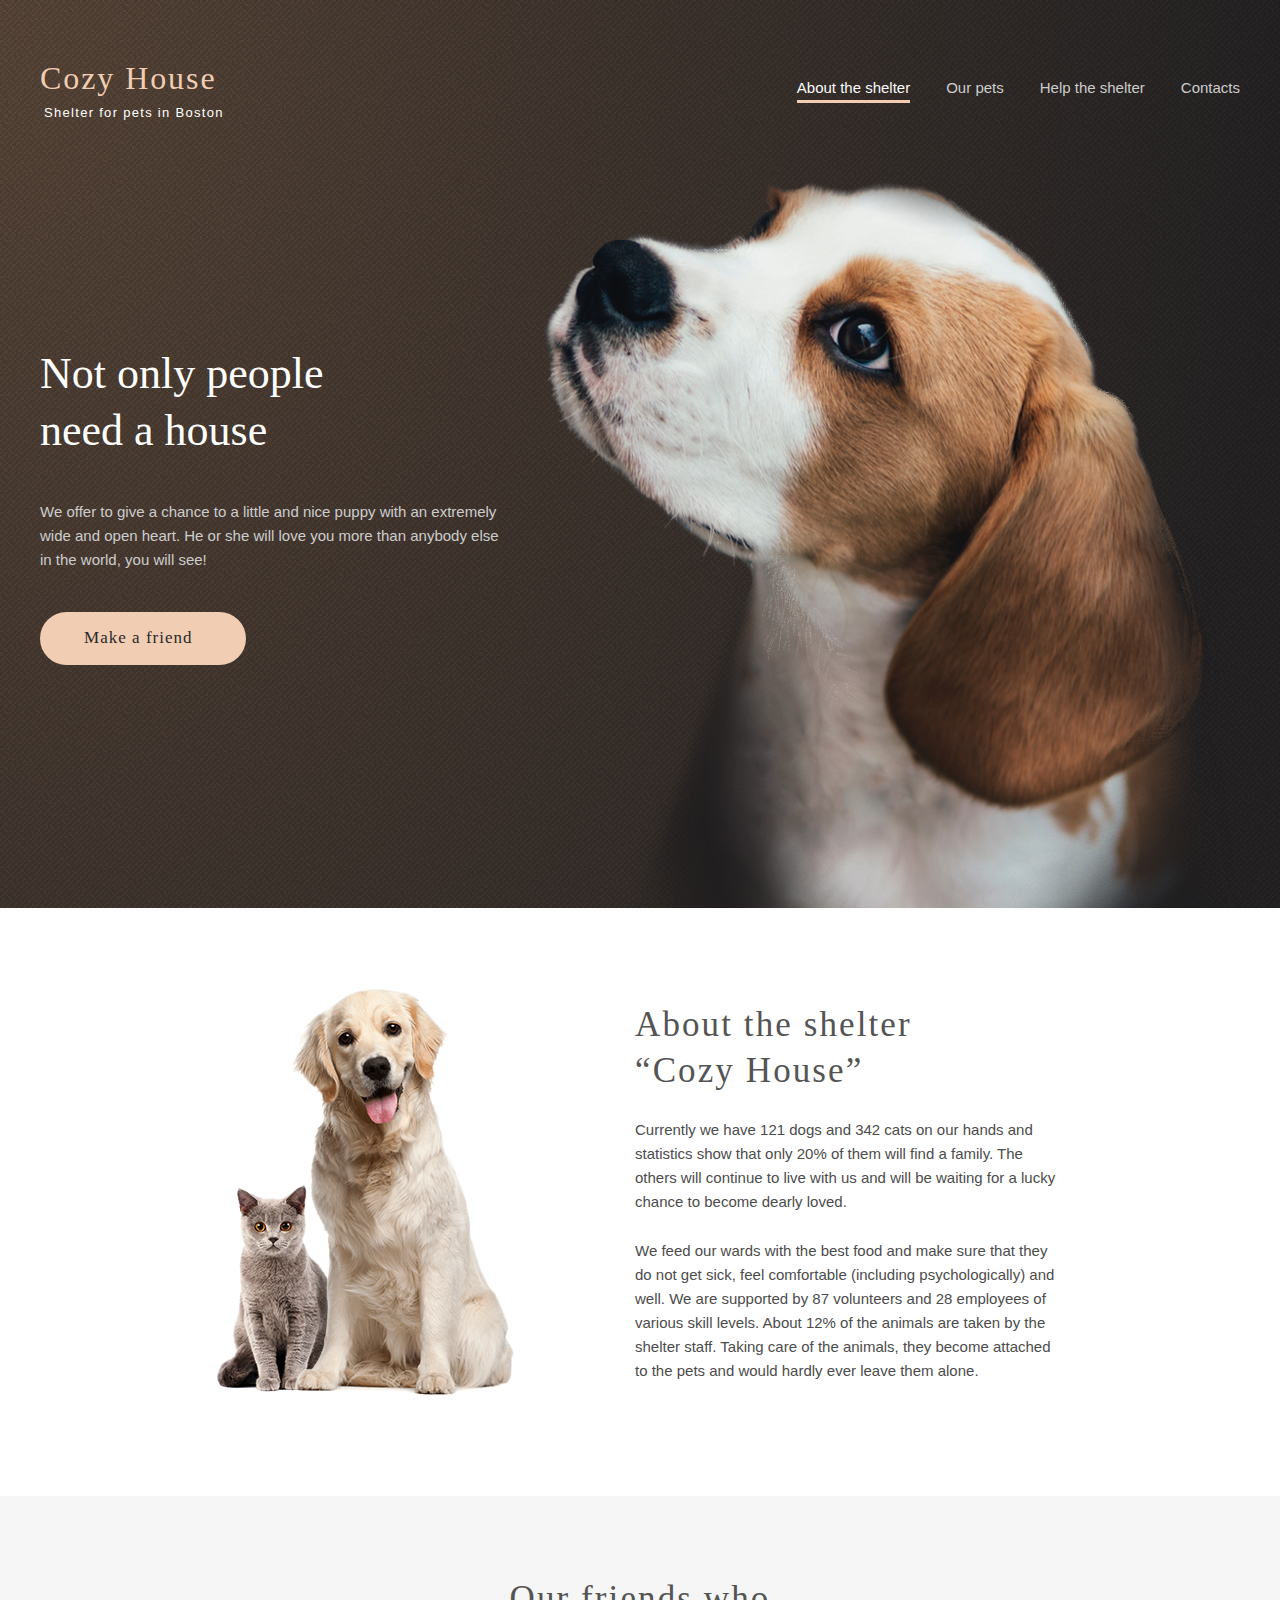
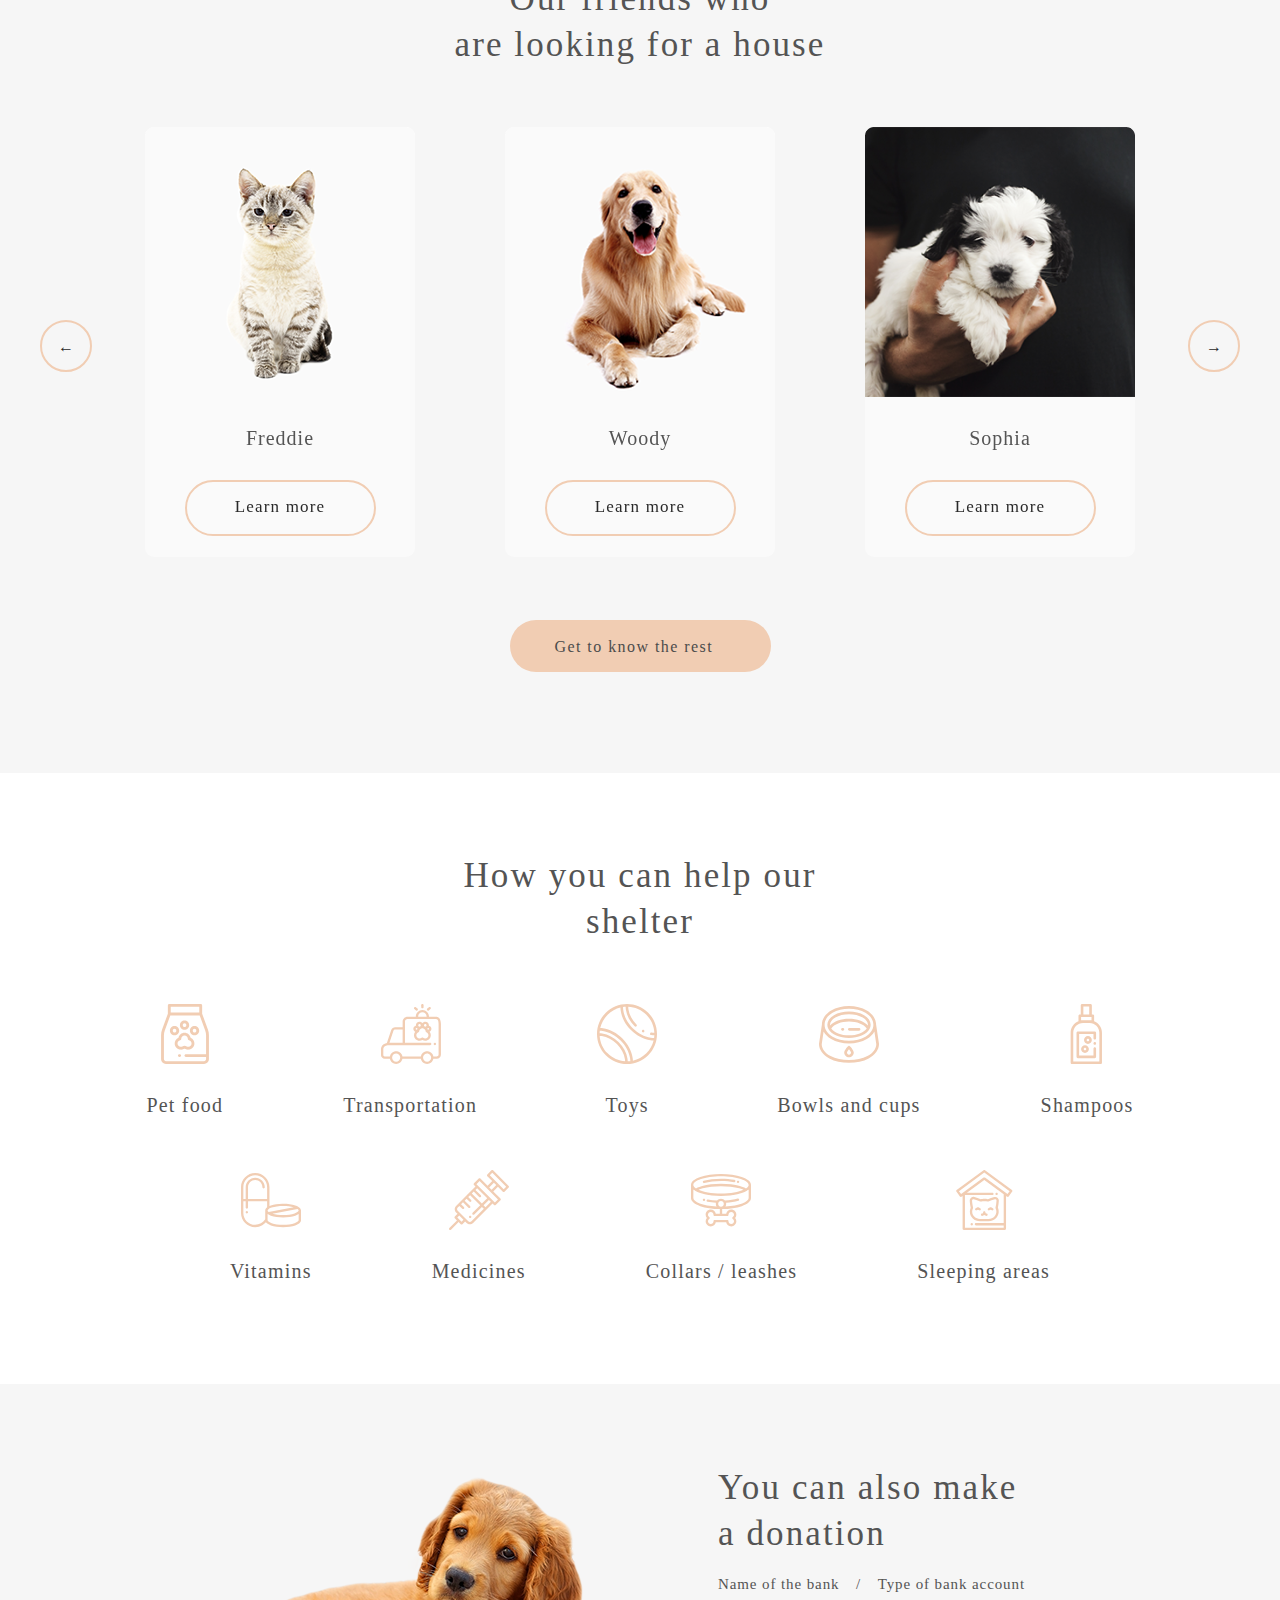
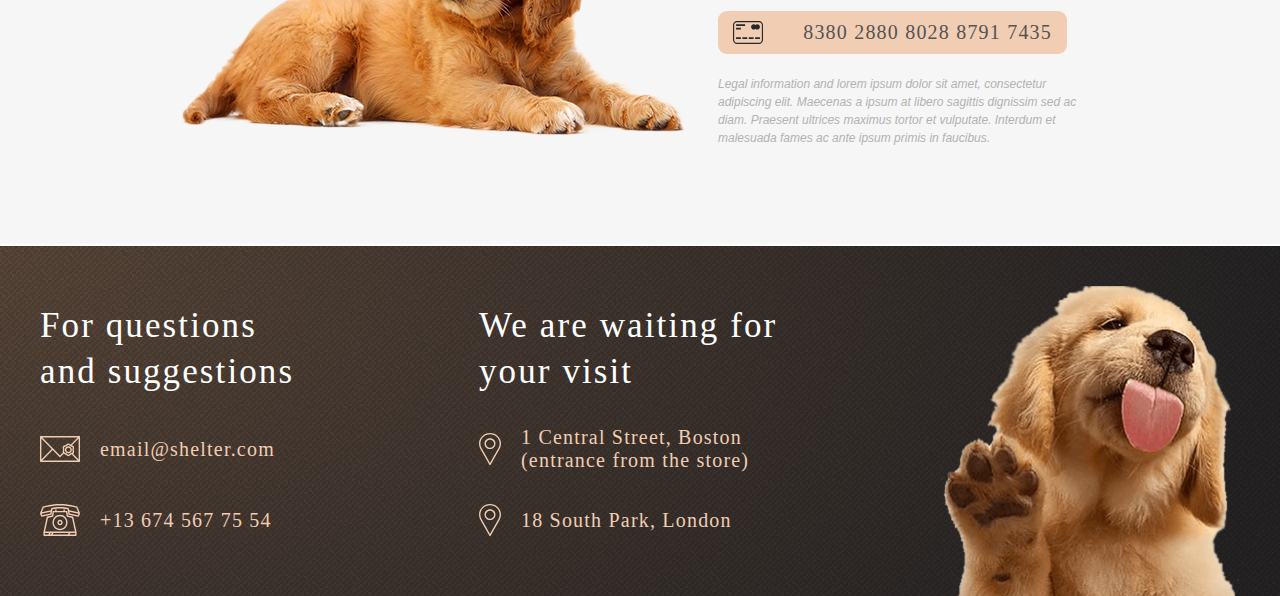
<file: shelter/pages/main/index.html>
<!DOCTYPE html>
<html lang="en">
  <head>
    <meta charset="UTF-8" />
    <meta http-equiv="X-UA-Compatible" content="IE=edge" />
    <meta name="viewport" content="width=device-width, initial-scale=1.0" />
    <title>Shelter</title>
    <link
      rel="stylesheet"
      href="https://unpkg.com/swiper@8/swiper-bundle.min.css"
    />
    <script src="https://unpkg.com/swiper@8/swiper-bundle.min.js"></script>
    <link rel="stylesheet" href="../main/css/style.css" />
  </head>
  <body class="body">
    <div class="opacity-wrapper"></div>
    <div class="bg-wrapper">
      <div class="container">
        <div class="puppy-wrapper">
          <header class="header">
            <div class="inner">
              <div class="title">
                <h1><a href="../main/index.html">Cozy House</a></h1>
                <p>Shelter for pets in Boston</p>
              </div>
              <div class="burger"></div>
              <nav class="nav">
                <div class="title">
                  <h1><a href="../main/index.html">Cozy House</a></h1>
                  <p>Shelter for pets in Boston</p>
                </div>
                <ul>
                  <li><a href="" class="active">About the shelter</a></li>
                  <li><a href="../pets/index.html">Our pets</a></li>
                  <li><a href="#help">Help the shelter</a></li>
                  <li><a href="#footer">Contacts</a></li>
                </ul>
              </nav>
            </div>
          </header>
          <main class="main">
            <section class="not-only">
              <div class="not-only-inner">
                <div class="not-only-inner-content">
                  <h2>Not only people need a house</h2>
                  <p>
                    We offer to give a chance to a little and nice puppy with an
                    extremely wide and open heart. He or she will love you more
                    than anybody else in the world, you will see!
                  </p>
                  <a href="#our-friends" class="not-only-button"
                    >Make a friend</a
                  >
                </div>
                <div class="not-only-inner-img"></div>
              </div>
            </section>
          </main>
        </div>
      </div>
    </div>
    <section class="about">
      <div class="container">
        <div class="about-inner">
          <div class="about-content">
            <h2>About the shelter “Cozy House”</h2>
            <p>
              Currently we have 121 dogs and 342 cats on our hands and
              statistics show that only 20% of them will find a family. The
              others will continue to live with us and will be waiting for a
              lucky chance to become dearly loved.
            </p>
            <p>
              We feed our wards with the best food and make sure that they do
              not get sick, feel comfortable (including psychologically) and
              well. We are supported by 87 volunteers and 28 employees of
              various skill levels. About 12% of the animals are taken by the
              shelter staff. Taking care of the animals, they become attached to
              the pets and would hardly ever leave them alone.
            </p>
          </div>
          <div class="about-image">
            <img src="../../assets/images/about-pets.png" alt="" />
          </div>
        </div>
      </div>
    </section>
    <section class="our-friends" id="our-friends">
      <div class="container">
        <div class="pets-inner">
          <h2>
            Our friends who <br />
            are looking for a house
          </h2>
          <div class="pets-slider">
            <div class="left-arrow">
              <button href="#" id="left" class="left">←</button>
            </div>
            <div class="swiper-container">
              <div class="swiper-wrapper">
                <div class="pets-slider-items swiper-slide">
                  <div class="pets-item" id="Katrine">
                    <img src="../../assets/images/pets-katrine.png" alt="" class="pet-img"/>
                    <h3 class="pet-name">Katrine</h3>
                    <button class="regular-button">Learn more</button>
                  </div>
                  <div class="pets-item" id="Jennifer">
                    <img src="../../assets/images/pets-jennifer.png" alt="" class="pet-img"/>
                    <h3 class="pet-name">Jennifer</h3>
                    <button class="regular-button">Learn more</button>
                  </div>
                  <div class="pets-item" id="Woody">
                    <img src="../../assets/images/pets-woody.png" alt="" class="pet-img"/>
                    <h3 class="pet-name">Woody</h3>
                    <button class="regular-button">Learn more</button>
                  </div>
                </div>
              </div>
            </div>
            <div class="right-arrow">
              <button href="#" id="right" class="right">→</button>
            </div>
          </div>
          <a href="../pets/index.html" class="primery-button"
            >Get to know the rest</a
          >
        </div>
      </div>
    </section>
    <section class="help" id="help">
      <div class="container">
        <div class="help-inner">
          <h2>How you can help our shelter</h2>
          <div class="help-cards" id="help-cards">
            <div class="card-item">
              <img src="../../assets/icons/icon-pet-food.svg" alt="" />
              <p>Pet food</p>
            </div>
            <div class="card-item">
              <img src="../../assets/icons/icon-transportation.svg" alt="" />
              <p>Transportation</p>
            </div>
            <div class="card-item">
              <img src="../../assets/icons/icon-toys.svg" alt="" />
              <p>Toys</p>
            </div>
            <div class="card-item">
              <img src="../../assets/icons/icon-bowls-and-cups.svg" alt="" />
              <p>Bowls and cups</p>
            </div>
            <div class="card-item">
              <img src="../../assets/icons/icon-shampoos.svg" alt="" />
              <p>Shampoos</p>
            </div>
            <div class="card-item">
              <img src="../../assets/icons/icon-vitamins.svg" alt="" />
              <p>Vitamins</p>
            </div>
            <div class="card-item">
              <img src="../../assets/icons/icon-medicines.svg" alt="" />
              <p>Medicines</p>
            </div>
            <div class="card-item">
              <img src="../../assets/icons/icon-collars-leashes.svg" alt="" />
              <p>Collars / leashes</p>
            </div>
            <div class="card-item">
              <img src="../../assets/icons/icon-sleeping-area.svg" alt="" />
              <p>Sleeping areas</p>
            </div>
          </div>
        </div>
      </div>
    </section>
    <section class="in-addition">
      <div class="container">
        <div class="in-addition-inner">
          <div class="in-addition-inner-img">
            <img src="../../assets/images/donation-dog.png" alt="" />
          </div>
          <div class="in-addition-inner-content">
            <h2>You can also make a donation</h2>
            <div class="subtitle">
              <p>Name of the bank</p>
              <span>/</span>
              <p>Type of bank account</p>
            </div>
            <div class="credit-info">
              <a href="#" class="card-number">
                <img src="../../assets/icons/credit-card.svg" alt="" />
                <p class="number">8380 2880 8028 8791 7435</p>
              </a>
              <p>
                Legal information and lorem ipsum dolor sit amet, consectetur
                adipiscing elit. Maecenas a ipsum at libero sagittis dignissim
                sed ac diam. Praesent ultrices maximus tortor et vulputate.
                Interdum et malesuada fames ac ante ipsum primis in faucibus.
              </p>
            </div>
          </div>
        </div>
      </div>
    </section>
    <footer id="footer">
      <div class="bg-footer">
        <div class="container">
          <div class="footer-inner">
            <div class="inner-content">
              <div class="sugestions">
                <h2>For questions and suggestions</h2>
                <div class="contacts">
                  <a href="mailto: email@shelter.com">
                    <img src="../../assets/icons/icon-email.svg" alt="" />
                    <p>email@shelter.com</p>
                  </a>
                </div>
                <div class="contacts">
                  <a href="tel: +13 674 567 75 54">
                    <img src="../../assets/icons/icon-phone.svg" alt="" />
                    <p>+13 674 567 75 54</p>
                  </a>
                </div>
              </div>
              <div class="visit">
                <h2>We are waiting for your visit</h2>
                <div class="location">
                  <a
                    href="https://www.google.com/maps/place/1+Central+St,+Boston,+MA+02109,+USA/@42.3585558,-71.056915,17z/data=!3m1!4b1!4m5!3m4!1s0x89e370868bc2ce7b:0x82fa7db94f5fea9e!8m2!3d42.3585519!4d-71.0547263"
                    target="blank"
                  >
                    <img src="../../assets/icons/icon-marker.svg" alt="" />
                    <p>1 Central Street, Boston (entrance from the store)</p>
                  </a>
                </div>
                <div class="location">
                  <a
                    href="https://www.google.com/maps/place/Wimbledon+Community+Association/@51.4202225,-0.2023407,17z/data=!4m13!1m7!3m6!1s0x487608baa7401b31:0x873a95ca58e122b2!2sSouth+Park+Court,+18+S+Park+Rd,+London+SW19+8TD,+UK!3b1!8m2!3d51.4202192!4d-0.200152!3m4!1s0x487608b02b9fc23d:0x3041a951aba7b812!8m2!3d51.4227619!4d-0.1994509"
                    target="blank"
                  >
                    <img src="../../assets/icons/icon-marker.svg" alt="" />
                    <p>18 South Park, London</p>
                  </a>
                </div>
              </div>
            </div>
            <div class="footer-img">
              <img src="../../assets/images/footer-puppy.png" alt="" />
            </div>
          </div>
        </div>
      </div>
    </footer>

    <div class="pets-popup">
      <div class="close-popup close-btn">
        <button class="round-button close-btn">
          <img src="../../assets/icons/cross-popupsvg.svg" alt="" />
        </button>
      </div>
      <div class="popup-img"></div>
      <div class="popup-content">
        <h3 class="popup-title">Jennifer</h3>
        <div class="subtitle">
          <p class="type"></p>
          <span>&nbsp;-&nbsp;</span>
          <p class="breed"></p>
        </div>
        <p class="popup-description">
          Jennifer is a sweet 2 months old Labrador that is patiently waiting to
          find a new forever home. This girl really enjoys being able to go
          outside to run and play, but won't hesitate to play up a storm in the
          house if she has all of her favorite toys.
        </p>
        <ul>
          <li class="age">
            Age:&nbsp;
            <span class="age-p"></span>
          </li>
          <li class="inoculations">
            Inoculations:&nbsp;
            <span class="inoculations-p"></span>
          </li>
          <li class="diseases">
            Diseases:&nbsp;
            <span class="diseases-p"></span>
          </li>
          <li class="parasites">
            Parasites:&nbsp;
            <span class="parasites-p"></span>
          </li>
        </ul>
      </div>
    </div>
    <script src="../main/index.js"></script>
  </body>
</html>
</file>
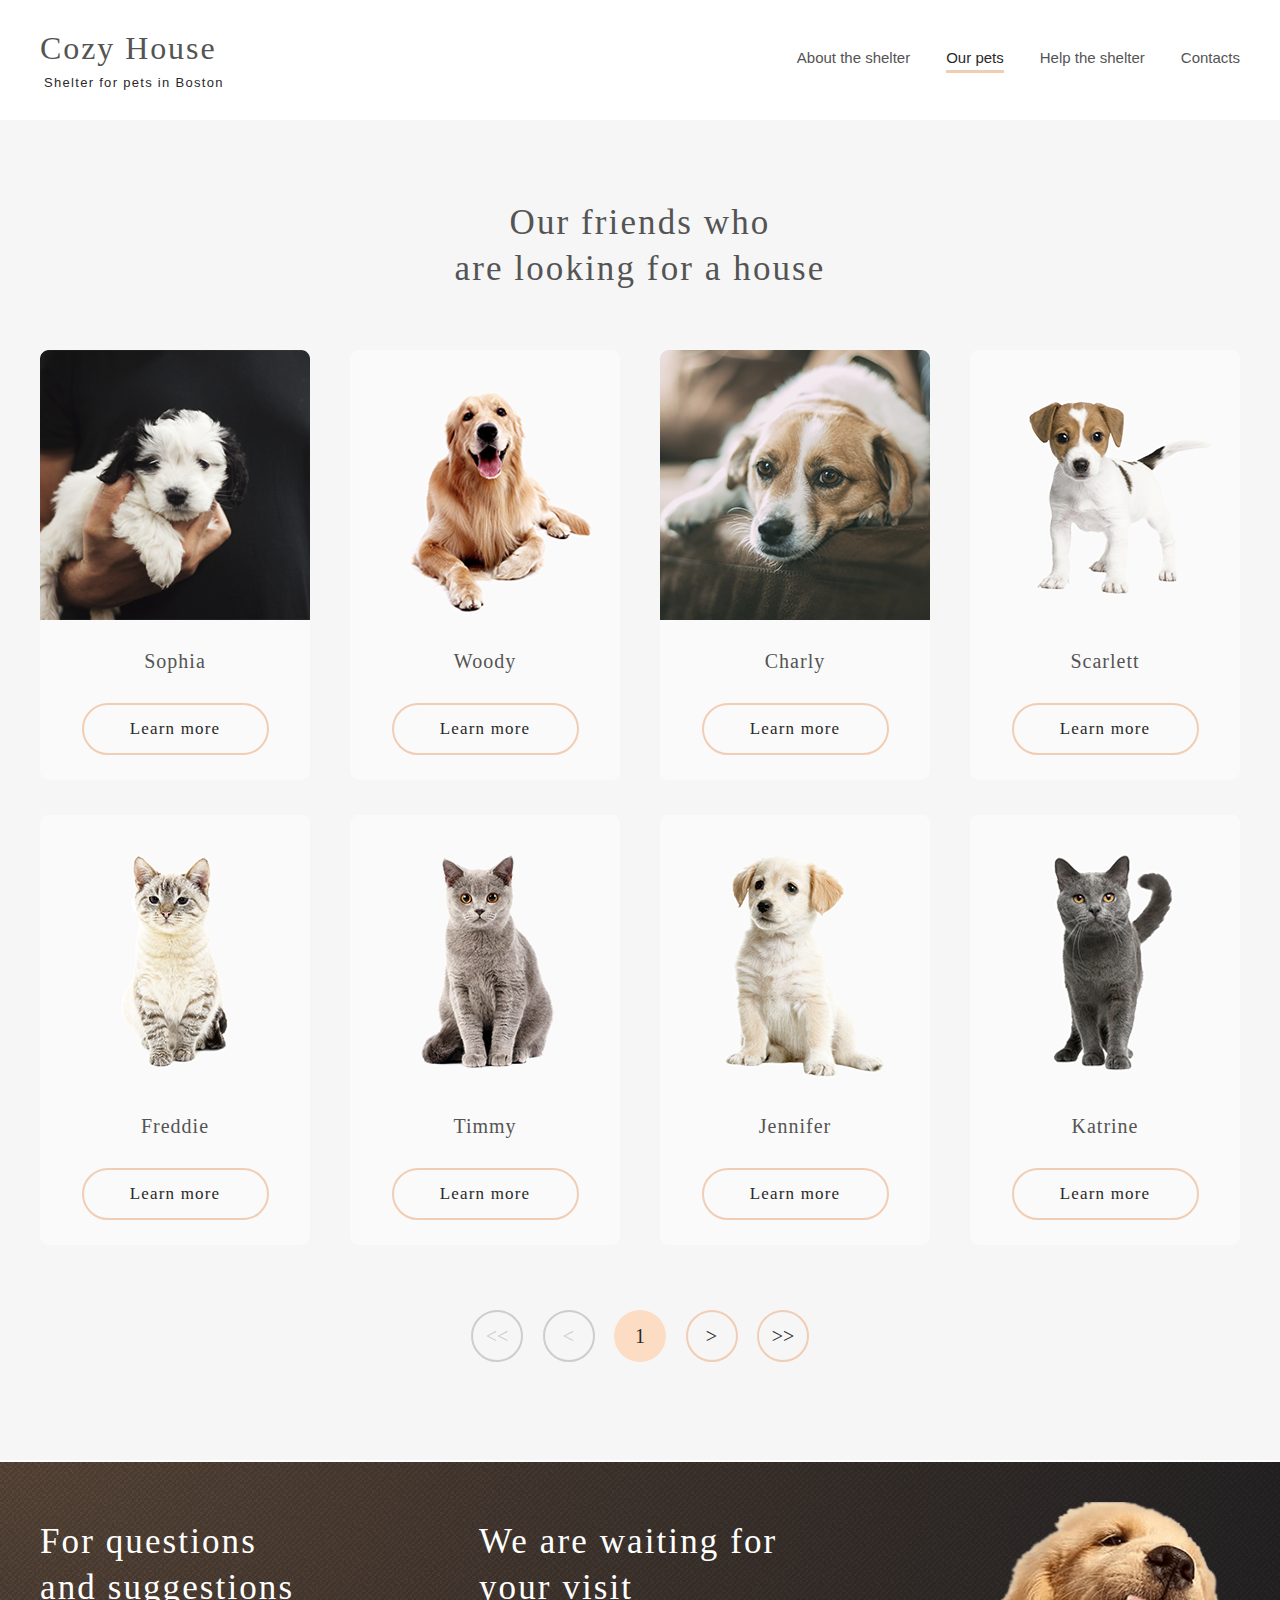
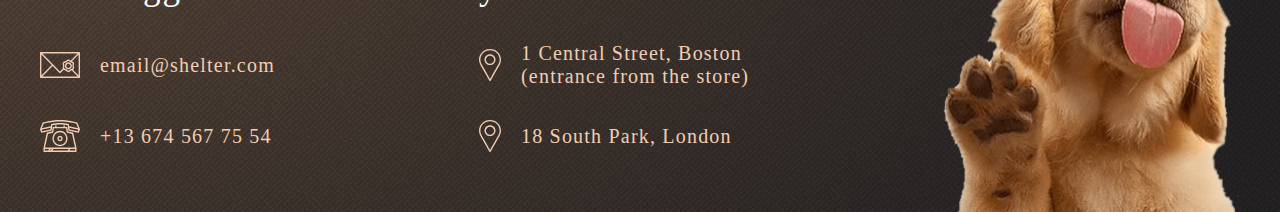
<file: shelter/pages/pets/index.html>
<!DOCTYPE html>
<html lang="en">
  <head>
    <meta charset="UTF-8" />
    <meta http-equiv="X-UA-Compatible" content="IE=edge" />
    <meta
      name="viewport" content="width=device-width, initial-scale=1.0"
    />
    <title>Shelter</title>
    <link rel="stylesheet" href="../pets/css/style.css" />
  </head>
  <body class="body">

      <header class="header">
        <div class="container">
          <div class="inner">
            <div class="title">
              <h1><a href="../main/index.html">Cozy House</a></h1>
              <p>Shelter for pets in Boston</p>
            </div>
            <div class="burger"></div>
            <div class="opacity-wrapper"></div>
            <nav class="nav">
              <div class="title">
                <h1><a href="../main/index.html">Cozy House</a></h1>
                <p>Shelter for pets in Boston</p>
              </div>
              <ul>
                <li><a href="../main/index.html">About the shelter</a></li>
                <li><a href="../pets/index.html" class="active">Our pets</a></li>
                <li><a href="../main/index.html#help">Help the shelter</a></li>
                <li><a href="#footer">Contacts</a></li>
              </ul>
            </nav>
          </div>
      </header>
      </div>
      <section class="our-friends">
          <div class="container">
        <div class="our-friends-inner">
          <h2>Our friends who <br>are looking for a house</h2>
          <div class="our-friends-slider">
            <div class="pets-item" id="Katrine">
                <img src="../../assets/images/pets-katrine.png" alt="" class="pet-img"/>
                <h3 class="pet-name">Katrine</h3>
                <button class="regular-button">Learn more</button>
              </div>
              <div class="pets-item" id="Jennifer">
                <img src="../../assets/images/pets-jennifer.png" alt="" class="pet-img"/>
                <h3 class="pet-name">Jennifer</h3>
                <button class="regular-button">Learn more</button>
              </div>
              <div class="pets-item" id="Woody">
                <img src="../../assets/images/pets-woody.png" alt="" class="pet-img"/>
                <h3 class="pet-name">Woody</h3>
                <button class="regular-button">Learn more</button>
              </div>
              <div class="pets-item" id="Sophia">
                <img src="../../assets/images/pets-sofia.png" alt="" class="pet-img"/>
                <h3 class="pet-name">Sophia</h3>
                <button class="regular-button">Learn more</button>
              </div>
              <div class="pets-item" id="Timmy">
                <img src="../../assets/images/pets-timmy.png" alt="" class="pet-img"/>
                <h3 class="pet-name">Timmy</h3>
                <button class="regular-button">Learn more</button>
              </div>
              <div class="pets-item" id="Charly">
                <img src="../../assets/images/pets-charly.png" alt="" class="pet-img"/>
                <h3 class="pet-name">Charly</h3>
                <button class="regular-button">Learn more</button>
              </div>
              <div class="pets-item" id="Scarlett">
                <img src="../../assets/images/pets-scarlet.png" alt="" class="pet-img"/>
                <h3 class="pet-name">Scarlett</h3>
                <button class="regular-button">Learn more</button>
              </div>
              <div class="pets-item" id="Freddie">
                <img src="../../assets/images/pets-freddie.png" alt="" class="pet-img"/>
                <h3 class="pet-name">Freddie</h3>
                <button class="regular-button">Learn more</button>
              </div>
          </div>
          <div class="our-friends-slider-controls">
                 <button class="round-button inactive" id="straight-to-start"><<</button>
                 <button class="round-button inactive" id="previous"><</button>
                 <button class="round-button" id="number">1</button>
                 <button class="round-button" id="next">></button>
                 <button class="round-button" id="straight-to-end">>></button>
          </div>
        </div>
    </div>
      </section>
      <footer id="footer">
        <div class="bg-footer">
          <div class="container">
          <div class="footer-inner">
            <div class="inner-content">
            <div class="sugestions">
              <h2>For questions and suggestions</h2>
              <div class="contacts">
                <a href="mailto: email@shelter.com">
                <img src="../../assets/icons/icon-email.svg" alt="" />
                <p>email@shelter.com</p> 
              </a>
              </div>
              <div class="contacts">
                <a href="tel: +13 674 567 75 54">
                <img src="../../assets/icons/icon-phone.svg" alt="" />
               <p>+13 674 567 75 54</p>
              </a>
              </div>
            </div>
            <div class="visit">
              <h2>We are waiting for your visit</h2>
              <div class="location">
                <a
                href="https://www.google.com/maps/place/1+Central+St,+Boston,+MA+02109,+USA/@42.3585558,-71.056915,17z/data=!3m1!4b1!4m5!3m4!1s0x89e370868bc2ce7b:0x82fa7db94f5fea9e!8m2!3d42.3585519!4d-71.0547263"
               target="blank">
                <img src="../../assets/icons/icon-marker.svg" alt="" />
               <p>1 Central Street, Boston (entrance from the store)</p>
              </a>
              </div>
              <div class="location">
                <a
                  href="https://www.google.com/maps/place/Wimbledon+Community+Association/@51.4202225,-0.2023407,17z/data=!4m13!1m7!3m6!1s0x487608baa7401b31:0x873a95ca58e122b2!2sSouth+Park+Court,+18+S+Park+Rd,+London+SW19+8TD,+UK!3b1!8m2!3d51.4202192!4d-0.200152!3m4!1s0x487608b02b9fc23d:0x3041a951aba7b812!8m2!3d51.4227619!4d-0.1994509"
                 target="blank">
                <img src="../../assets/icons/icon-marker.svg" alt="" />
                <p>18 South Park, London</p>
              </a>
              </div>
            </div>
          </div>
            <div class="footer-img">
              <img src="../../assets/images/footer-puppy.png" alt="">
            </div>
          </div>
        </div>
        </div>
      </footer>
      <div class="pets-popup">
        <div class="close-popup">
          <button class="round-button close-btn">
            <img src="../../assets/icons/cross-popupsvg.svg" alt="" />
          </button>
        </div>
        <div class="popup-img"></div>
        <div class="popup-content">
          <h3 class="popup-title">Jennifer</h3>
          <div class="subtitle">
            <p class="type"></p>
            <span>&nbsp;-&nbsp;</span>
            <p class="breed"></p>
          </div>
          <p class="popup-description">
            Jennifer is a sweet 2 months old Labrador that is patiently waiting to
            find a new forever home. This girl really enjoys being able to go
            outside to run and play, but won't hesitate to play up a storm in the
            house if she has all of her favorite toys.
          </p>
          <ul>
            <li class="age">
              Age:&nbsp;
              <span class="age-p"></span>
            </li>
            <li class="inoculations">
              Inoculations:&nbsp;
              <span class="inoculations-p"></span>
            </li>
            <li class="diseases">
              Diseases:&nbsp;
              <span class="diseases-p"></span>
            </li>
            <li class="parasites">
              Parasites:&nbsp;
              <span class="parasites-p"></span>
            </li>
          </ul>
        </div>
      </div>
      <script src="./index.js"></script>
  </body>
</html>
</file>
<file: shelter/pages/main/css/style.css>
html {
  -webkit-box-sizing: border-box;
  box-sizing: border-box;
  scroll-behavior: smooth;
}

*,
*::after,
*::before {
  -webkit-box-sizing: inherit;
  box-sizing: inherit;
}

ul[class],
ol[class] {
  padding: 0;
}

body,
h1,
h2,
h3,
h4,
h5,
h6,
p,
ul[class],
ol[class],
li,
figure,
figcaption,
blockquote,
dl,
dd {
  margin: 0;
}

ul[class] {
  list-style: none;
}

img {
  max-width: 100%;
  display: block;
}

input,
button,
textarea,
select {
  font: inherit;
}

a {
  text-decoration: none;
}

body {
  position: relative;
  font-family: "Arial";
  overflow-x: hidden;
}

.opacity-wrapper {
  position: absolute;
  top: 0;
  left: 0;
  background: rgba(41, 41, 41, 0.6);
  z-index: -1;
}

.opacity-wrapper.active {
  z-index: 2;
  width: 100%;
  height: 100%;
}

.opacity-wrapper.active:hover .close-popup {
  cursor: pointer;
}

.bg-wrapper {
  height: 908px;
  background: url(../../../assets/images/noise_transparent@2x.png), radial-gradient(100% 215.42% at 0% 0%, #5b483a 0%, #262425 100%), #211f20;
}

.container {
  max-width: 1280px;
  margin: 0 auto;
  padding: 0 40px;
}

.header {
  padding-top: 55px;
  margin-bottom: 60px;
}

.header .inner {
  display: -webkit-box;
  display: -ms-flexbox;
  display: flex;
  -webkit-box-align: center;
      -ms-flex-align: center;
          align-items: center;
  -webkit-box-pack: justify;
      -ms-flex-pack: justify;
          justify-content: space-between;
}

.header .inner .title h1 {
  font-family: "Georgia";
  font-weight: 400;
  font-size: 32px;
  line-height: 110%;
  letter-spacing: 0.06em;
  color: #f1cdb3;
  margin-top: 6px;
  margin-bottom: 9px;
}

.header .inner .title h1 a {
  color: #f1cdb3;
}

.header .inner .title p {
  font-weight: 400;
  font-size: 13px;
  line-height: 15px;
  letter-spacing: 0.1em;
  color: #ffffff;
  margin-left: 4px;
}

.header .inner .nav .title {
  display: none;
}

.header .inner .nav ul {
  display: -webkit-box;
  display: -ms-flexbox;
  display: flex;
  -webkit-box-align: center;
      -ms-flex-align: center;
          align-items: center;
  -webkit-box-pack: justify;
      -ms-flex-pack: justify;
          justify-content: space-between;
  gap: 36px;
  list-style: none;
}

.header .inner .nav ul li a {
  position: relative;
  font-weight: 400;
  font-size: 15px;
  line-height: 160%;
  color: #cdcdcd;
}

.header .inner .nav ul li a:hover {
  color: #fafafa;
}

.header .inner .nav ul li a.active {
  color: #fafafa;
}

.header .inner .nav ul li a.active::after {
  content: "";
  position: absolute;
  top: -10px;
  left: 0px;
  right: 0px;
  bottom: -7px;
  border-bottom: #f1cdb3 3px solid;
}

.not-only-inner {
  display: -webkit-box;
  display: -ms-flexbox;
  display: flex;
  -webkit-box-orient: horizontal;
  -webkit-box-direction: normal;
      -ms-flex-direction: row;
          flex-direction: row;
  -webkit-box-pack: justify;
      -ms-flex-pack: justify;
          justify-content: space-between;
  -webkit-box-align: start;
      -ms-flex-align: start;
          align-items: flex-start;
}

.not-only-inner .not-only-inner-content {
  max-width: 460px;
  margin-top: 165px;
}

.not-only-inner .not-only-inner-content h2 {
  font-family: "Georgia";
  font-weight: 400;
  font-size: 44px;
  line-height: 130%;
  text-align: center;
  letter-spacing: 0.06em;
  color: #ffffff;
  text-align: start;
  letter-spacing: 0;
  max-width: 310px;
  margin-bottom: 40px;
}

.not-only-inner .not-only-inner-content p {
  font-size: 15px;
  line-height: 160%;
  color: #cdcdcd;
  margin-bottom: 40px;
}

.not-only-inner .not-only-inner-content a {
  display: block;
  font-family: "Georgia";
  width: 206px;
  height: 53px;
  background: #f1cdb3;
  border-radius: 100px;
  color: #292929;
  font-size: 17px;
  line-height: 130%;
  font-weight: normal;
  letter-spacing: 0.06em;
  line-height: 130%;
  padding: 15px 44px;
}

.not-only-inner .not-only-inner-content a:hover {
  background: #fddcc4;
  -webkit-transition: .3s;
  transition: .3s;
}

.not-only-inner .not-only-inner-img {
  background-image: url(../../../assets/images/puppy.png);
  height: 728px;
  width: 698px;
}

.about-inner {
  padding: 60px 175px 0 175px;
  display: -webkit-box;
  display: -ms-flexbox;
  display: flex;
  -webkit-box-orient: horizontal;
  -webkit-box-direction: reverse;
      -ms-flex-direction: row-reverse;
          flex-direction: row-reverse;
  -webkit-box-pack: justify;
      -ms-flex-pack: justify;
          justify-content: space-between;
  height: 588px;
}

.about-inner .about-content {
  width: 430px;
  margin-top: 34px;
}

.about-inner .about-content h2 {
  font-family: "Georgia";
  font-weight: 400;
  font-size: 35px;
  line-height: 130%;
  text-align: center;
  letter-spacing: 0.06em;
  color: #545454;
  text-align: start;
  max-width: 370px;
  margin-bottom: 25px;
}

.about-inner .about-content p {
  font-size: 15px;
  line-height: 160%;
  color: #4c4c4c;
  margin-bottom: 25px;
}

.about-inner .about-content .about-content:last-child {
  margin-bottom: 0;
}

.about-inner .about-image {
  width: 300px;
  margin-top: 20px;
}

.our-friends {
  background: #f6f6f6;
}

.pets-inner {
  height: 877px;
  display: -webkit-box;
  display: -ms-flexbox;
  display: flex;
  -webkit-box-orient: vertical;
  -webkit-box-direction: normal;
      -ms-flex-direction: column;
          flex-direction: column;
  -webkit-box-align: center;
      -ms-flex-align: center;
          align-items: center;
  padding-top: 80px;
}

.pets-inner h2 {
  font-family: "Georgia";
  font-weight: 400;
  font-size: 35px;
  line-height: 130%;
  text-align: center;
  letter-spacing: 0.06em;
  color: #545454;
  max-width: 400px;
  height: 90px;
  margin-bottom: 58px;
}

.pets-inner .pets-slider {
  display: -webkit-box;
  display: -ms-flexbox;
  display: flex;
  -webkit-box-pack: justify;
      -ms-flex-pack: justify;
          justify-content: space-between;
  -webkit-box-align: center;
      -ms-flex-align: center;
          align-items: center;
  gap: 20px 53px;
  height: 435px;
  margin-bottom: 61px;
  position: relative;
}

.pets-inner .pets-slider .swiper-container {
  overflow: hidden;
  max-width: 990px;
  margin: 0 auto;
}

.pets-inner .pets-slider .left-arrow button,
.pets-inner .pets-slider .right-arrow button {
  cursor: pointer;
  -webkit-box-align: center;
      -ms-flex-align: center;
          align-items: center;
  padding: 16px 16px;
  width: 52px;
  height: 52px;
  border: 2px solid #f1cdb3;
  -webkit-box-sizing: border-box;
          box-sizing: border-box;
  border-radius: 50%;
  color: #292929;
  background-color: transparent;
  font-weight: bold;
}

.pets-inner .pets-slider .left-arrow button:hover,
.pets-inner .pets-slider .right-arrow button:hover {
  background-color: #fddcc4;
  -webkit-transition: .3s;
  transition: .3s;
  border: 2px solid #fddcc4;
}

.pets-inner .pets-slider .left-arrow button.inactive,
.pets-inner .pets-slider .right-arrow button.inactive {
  border: 2px solid #cdcdcd;
  color: #cdcdcd;
}

.pets-inner .pets-slider .left-arrow,
.pets-inner .pets-slider .right-arrow {
  margin-top: 8px;
}

.pets-inner .pets-slider .pets-slider-items {
  display: -webkit-box;
  display: -ms-flexbox;
  display: flex;
  -webkit-box-orient: horizontal;
  -webkit-box-direction: normal;
      -ms-flex-direction: row;
          flex-direction: row;
  gap: 90px;
  margin: 0 auto;
  width: 1200px;
}

.pets-inner .pets-slider .pets-item {
  display: -webkit-box;
  display: -ms-flexbox;
  display: flex;
  -webkit-box-orient: vertical;
  -webkit-box-direction: normal;
      -ms-flex-direction: column;
          flex-direction: column;
  -webkit-box-align: center;
      -ms-flex-align: center;
          align-items: center;
  height: 430px;
  width: 270px;
  background-color: #fafafa;
  border-radius: 9px;
}

.pets-inner .pets-slider .pets-item:hover {
  -webkit-box-shadow: 0px 2px 35px 14px rgba(13, 13, 13, 0.04);
          box-shadow: 0px 2px 35px 14px rgba(13, 13, 13, 0.04);
  background-color: #ffffff;
  cursor: pointer;
}

.pets-inner .pets-slider .pets-item img {
  margin-bottom: 30px;
}

.pets-inner .pets-slider .pets-item h3 {
  font-family: "Georgia";
  font-weight: normal;
  font-size: 20px;
  line-height: 23px;
  text-align: center;
  letter-spacing: 0.05em;
  color: #545454;
  margin-bottom: 30px;
}

.pets-inner .pets-slider .pets-item button {
  padding: 13px 41px;
  width: 187px;
  height: 52px;
  border: 2px solid #f1cdb3;
  border-radius: 100px;
  background-color: transparent;
  color: #292929;
  font-size: 17px;
  font-family: "Georgia";
  line-height: 22.1px;
  letter-spacing: 0.07em;
  padding: 0;
  cursor: pointer;
}

.pets-inner .pets-slider .pets-item:hover .regular-button {
  border: 2px solid #fddcc4;
  background-color: #fddcc4;
}

.pets-inner .pets-slider .pets-item .regular-button:hover {
  border: 2px solid #fddcc4;
  background-color: #fddcc4;
}

.pets-inner .primery-button {
  display: block;
  font-family: "Georgia";
  width: 261px;
  height: 52px;
  background: #f1cdb3;
  border-radius: 100px;
  color: #4c4c4c;
  padding: 18px 45px;
  letter-spacing: 0.09em;
}

.pets-inner .primery-button:hover {
  background: #fddcc4;
  -webkit-transition: .3s;
  transition: .3s;
}

.help {
  height: 611px;
}

.help-inner {
  display: -webkit-box;
  display: -ms-flexbox;
  display: flex;
  -webkit-box-orient: vertical;
  -webkit-box-direction: normal;
      -ms-flex-direction: column;
          flex-direction: column;
  -webkit-box-pack: justify;
      -ms-flex-pack: justify;
          justify-content: space-between;
  -webkit-box-align: center;
      -ms-flex-align: center;
          align-items: center;
  padding-top: 80px;
}

.help-inner h2 {
  font-family: "Georgia";
  font-weight: 400;
  font-size: 35px;
  line-height: 130%;
  text-align: center;
  letter-spacing: 0.06em;
  color: #545454;
  max-width: 360px;
  margin-bottom: 60px;
}

.help-inner .help-cards {
  display: -webkit-box;
  display: -ms-flexbox;
  display: flex;
  -webkit-box-pack: center;
      -ms-flex-pack: center;
          justify-content: center;
  -ms-flex-wrap: wrap;
      flex-wrap: wrap;
  gap: 3.3rem 7.5rem;
  max-width: 1030px;
}

.help-inner .card-item {
  height: 113px;
  display: -webkit-box;
  display: -ms-flexbox;
  display: flex;
  -webkit-box-orient: vertical;
  -webkit-box-direction: normal;
      -ms-flex-direction: column;
          flex-direction: column;
  -webkit-box-align: center;
      -ms-flex-align: center;
          align-items: center;
  -webkit-box-pack: justify;
      -ms-flex-pack: justify;
          justify-content: space-between;
}

.help-inner p {
  font-family: "Georgia";
  font-size: 20px;
  line-height: 115%;
  text-align: center;
  letter-spacing: 0.06em;
  color: #545454;
}

.in-addition {
  background-color: #f6f6f6;
  height: 460px;
}

.in-addition-inner {
  display: -webkit-box;
  display: -ms-flexbox;
  display: flex;
  -webkit-box-pack: center;
      -ms-flex-pack: center;
          justify-content: center;
  -webkit-box-align: center;
      -ms-flex-align: center;
          align-items: center;
  gap: 31px;
  padding-top: 81px;
}

.in-addition-inner .in-addition-inner-img img {
  margin-top: 1px;
}

.in-addition-inner .in-addition-inner-content {
  -ms-flex-item-align: start;
      align-self: flex-start;
  max-width: 380px;
}

.in-addition-inner .in-addition-inner-content h2 {
  font-family: "Georgia";
  font-weight: 400;
  font-size: 35px;
  line-height: 130%;
  text-align: center;
  letter-spacing: 0.06em;
  color: #545454;
  letter-spacing: 0.06em;
  max-width: 300px;
  text-align: start;
  margin-bottom: 20px;
}

.in-addition-inner .in-addition-inner-content .subtitle {
  max-width: 307px;
  display: -webkit-box;
  display: -ms-flexbox;
  display: flex;
  -webkit-box-pack: justify;
      -ms-flex-pack: justify;
          justify-content: space-between;
  font-family: "Georgia";
  font-size: 15px;
  line-height: 110%;
  letter-spacing: 0.06em;
  color: #545454;
  margin-bottom: 18px;
}

.in-addition-inner .in-addition-inner-content .card-number {
  padding: 1px 15px;
  max-width: 349px;
  height: 43px;
  -webkit-box-align: center;
      -ms-flex-align: center;
          align-items: center;
  background-color: #f1cdb3;
  display: -webkit-box;
  display: -ms-flexbox;
  display: flex;
  -webkit-box-pack: justify;
      -ms-flex-pack: justify;
          justify-content: space-between;
  font-family: "Georgia";
  line-height: 115%;
  letter-spacing: 0.06em;
  border-radius: 9px;
  margin-bottom: 21px;
  color: #545454;
  text-decoration: none;
}

.in-addition-inner .in-addition-inner-content .card-number .number {
  font-size: 20px;
  color: #545454;
  font-weight: normal;
  letter-spacing: 0.06em;
  font-style: normal;
}

.in-addition-inner .in-addition-inner-content .card-number:hover {
  background-color: #fddcc4;
  -webkit-box-shadow: 0px 2px 35px 14px rgba(13, 13, 13, 0.04);
          box-shadow: 0px 2px 35px 14px rgba(13, 13, 13, 0.04);
}

.in-addition-inner .in-addition-inner-content .credit-info p {
  font-style: italic;
  font-size: 12px;
  line-height: 18px;
  color: #b2b2b2;
}

.bg-footer {
  margin-top: 2px;
  background: url(../../../assets/images/noise_transparent@2x.png), radial-gradient(100% 215.42% at 0% 0%, #5b483a 0%, #262425 100%), #211f20;
}

.footer-inner {
  display: -webkit-box;
  display: -ms-flexbox;
  display: flex;
  -webkit-box-align: start;
      -ms-flex-align: start;
          align-items: flex-start;
  -webkit-box-pack: justify;
      -ms-flex-pack: justify;
          justify-content: space-between;
  padding-top: 40px;
}

.footer-inner .inner-content {
  display: -webkit-box;
  display: -ms-flexbox;
  display: flex;
  -webkit-box-orient: horizontal;
  -webkit-box-direction: normal;
      -ms-flex-direction: row;
          flex-direction: row;
  gap: 160px;
}

.footer-inner .inner-content .sugestions {
  padding-top: 17px;
  max-width: 279px;
  display: -webkit-box;
  display: -ms-flexbox;
  display: flex;
  -webkit-box-orient: vertical;
  -webkit-box-direction: normal;
      -ms-flex-direction: column;
          flex-direction: column;
  -webkit-box-align: start;
      -ms-flex-align: start;
          align-items: flex-start;
  -webkit-box-pack: justify;
      -ms-flex-pack: justify;
          justify-content: space-between;
  gap: 39px;
}

.footer-inner .inner-content .sugestions h2 {
  font-family: "Georgia";
  font-weight: 400;
  font-size: 35px;
  line-height: 130%;
  text-align: center;
  letter-spacing: 0.06em;
  color: #ffffff;
  letter-spacing: 0.06em;
  max-width: 300px;
  text-align: start;
}

.footer-inner .inner-content .sugestions .contacts a {
  display: -webkit-box;
  display: -ms-flexbox;
  display: flex;
  -webkit-box-align: center;
      -ms-flex-align: center;
          align-items: center;
  gap: 20px;
  font-family: "Georgia";
  font-size: 20px;
  line-height: 115%;
  letter-spacing: 0.06em;
}

.footer-inner .inner-content .sugestions .contacts a p {
  color: #f1cdb3;
}

.footer-inner .inner-content .visit {
  padding-top: 17px;
  max-width: 302px;
  display: -webkit-box;
  display: -ms-flexbox;
  display: flex;
  -webkit-box-orient: vertical;
  -webkit-box-direction: normal;
      -ms-flex-direction: column;
          flex-direction: column;
  -webkit-box-align: start;
      -ms-flex-align: start;
          align-items: flex-start;
  -ms-flex-pack: distribute;
      justify-content: space-around;
  gap: 32px;
}

.footer-inner .inner-content .visit h2 {
  font-family: "Georgia";
  font-weight: 400;
  font-size: 35px;
  line-height: 130%;
  text-align: center;
  letter-spacing: 0.06em;
  color: #ffffff;
  letter-spacing: 0.06em;
  max-width: 300px;
  text-align: start;
}

.footer-inner .inner-content .visit .location a {
  display: -webkit-box;
  display: -ms-flexbox;
  display: flex;
  -webkit-box-align: center;
      -ms-flex-align: center;
          align-items: center;
  -webkit-box-pack: justify;
      -ms-flex-pack: justify;
          justify-content: space-between;
  font-family: "Georgia";
  font-size: 20px;
  line-height: 115%;
  gap: 20px;
  letter-spacing: 0.06em;
}

.footer-inner .inner-content .visit .location a p {
  text-align: start;
  color: #f1cdb3;
}

.pets-popup {
  display: none;
  z-index: -1;
  top: calc(50% - 260px);
  left: calc(50% - 450px);
  padding-right: 20px;
  position: fixed;
}

.pets-popup .close-popup {
  position: absolute;
  z-index: -1;
  top: -52px;
  right: -43px;
}

.pets-popup .close-popup.active {
  z-index: 2;
}

.pets-popup .close-popup.active .round-button {
  -webkit-box-align: center;
      -ms-flex-align: center;
          align-items: center;
  padding: 16px 16px;
  width: 52px;
  height: 52px;
  border: 2px solid #f1cdb3;
  -webkit-box-sizing: border-box;
          box-sizing: border-box;
  border-radius: 50%;
  color: #292929;
  background-color: transparent;
  cursor: pointer;
  padding-left: 18px;
}

.pets-popup .close-popup.active .round-button:hover {
  background-color: #fddcc4;
  -webkit-transition: .3s;
  transition: .3s;
  border: 2px solid #fddcc4;
}

.pets-popup .close-popup.active .round-button.inactive {
  border: 2px solid #cdcdcd;
  color: #cdcdcd;
}

.pets-popup.active {
  display: block;
  z-index: 2;
  width: 900px;
  height: 500px;
  background-color: #fafafa;
  border-radius: 9px;
  display: -webkit-box;
  display: -ms-flexbox;
  display: flex;
  -webkit-box-orient: horizontal;
  -webkit-box-direction: normal;
      -ms-flex-direction: row;
          flex-direction: row;
  -webkit-box-align: start;
      -ms-flex-align: start;
          align-items: flex-start;
  -webkit-box-pack: start;
      -ms-flex-pack: start;
          justify-content: flex-start;
  -webkit-box-shadow: 0px 2px 35px 14px rgba(13, 13, 13, 0.04);
          box-shadow: 0px 2px 35px 14px rgba(13, 13, 13, 0.04);
}

.pets-popup.active .popup-img {
  background-image: url(../../../assets/images/pets-jennifer.png);
  background-repeat: no-repeat;
  background-size: contain;
  width: 500px;
  height: 500px;
  border-radius: 9px;
}

.pets-popup.active .popup-content {
  display: -webkit-box;
  display: -ms-flexbox;
  display: flex;
  -webkit-box-orient: vertical;
  -webkit-box-direction: normal;
      -ms-flex-direction: column;
          flex-direction: column;
  -webkit-box-align: start;
      -ms-flex-align: start;
          align-items: flex-start;
  margin-top: 51px;
  width: 351px;
  height: 362px;
}

.pets-popup.active .popup-content .popup-title {
  font-family: "Georgia";
  font-weight: 400;
  font-size: 35px;
  line-height: 130%;
  letter-spacing: 0.06em;
  color: #000;
  margin-left: 30px;
  margin-bottom: 8px;
}

.pets-popup.active .popup-content .subtitle {
  display: -webkit-box;
  display: -ms-flexbox;
  display: flex;
  -webkit-box-align: center;
      -ms-flex-align: center;
          align-items: center;
  margin-left: 30px;
  margin-bottom: 40px;
}

.pets-popup.active .popup-content .subtitle .type {
  font-family: "Georgia";
  font-size: 20px;
  line-height: 124%;
  letter-spacing: 0.06em;
  color: #000000;
}

.pets-popup.active .popup-content .subtitle span {
  font-size: 20px;
}

.pets-popup.active .popup-content .subtitle .breed {
  font-family: "Georgia";
  font-size: 20px;
  line-height: 124%;
  letter-spacing: 0.06em;
  color: #000000;
  margin-left: 3px;
}

.pets-popup.active .popup-content .popup-description {
  width: 350px;
  font-family: "Georgia";
  font-style: normal;
  font-weight: 400;
  font-size: 15px;
  line-height: 114%;
  letter-spacing: 0.06em;
  color: #000000;
  margin-left: 30px;
  margin-bottom: 25px;
}

.pets-popup.active .popup-content ul {
  display: -webkit-box;
  display: -ms-flexbox;
  display: flex;
  -webkit-box-orient: vertical;
  -webkit-box-direction: normal;
      -ms-flex-direction: column;
          flex-direction: column;
  -webkit-box-align: start;
      -ms-flex-align: start;
          align-items: flex-start;
  -webkit-box-pack: justify;
      -ms-flex-pack: justify;
          justify-content: space-between;
  gap: 11px 0px;
  padding-left: 30px;
}

.pets-popup.active .popup-content ul li {
  display: inline;
  list-style: none;
  font-family: "Georgia";
  font-style: none;
  font-weight: 400;
  font-size: 15px;
  line-height: 110%;
  letter-spacing: 0.06em;
  color: #000000;
  font-weight: bold;
}

.pets-popup.active .popup-content ul li span {
  font-weight: normal;
  text-align: start;
  margin-left: -4px;
}

.pets-popup.active .popup-content ul li::before {
  content: "\2022";
  color: #f1cdb3;
  display: inline-block;
  width: 0.7em;
  margin-left: -0.1em;
}

@media screen and (max-width: 1230px) {
  .not-only-inner-content {
    width: 400px;
  }
  .about-inner {
    padding: 60px 50px 0 50px;
    -webkit-box-pack: justify;
        -ms-flex-pack: justify;
            justify-content: space-between;
  }
  .pets-inner .pets-slider .pets-slider-items {
    gap: 20px;
  }
  .help {
    height: 779px;
  }
  .help .help-inner {
    margin: 0px auto 0 auto;
  }
  .help .help-inner .help-cards {
    gap: 55px 60px;
  }
  .help .help-inner .help-cards .card-item {
    width: 170px;
  }
}

@media screen and (max-width: 1279px) {
  .bg-wrapper {
    height: 1165px;
  }
  .container {
    padding: 0 30px;
  }
  .header {
    padding-top: 25px;
    margin-bottom: 0px;
  }
  .not-only-inner {
    -webkit-box-orient: vertical;
    -webkit-box-direction: normal;
        -ms-flex-direction: column;
            flex-direction: column;
    -webkit-box-align: center;
        -ms-flex-align: center;
            align-items: center;
    -ms-flex-pack: distribute;
        justify-content: space-around;
    margin-top: 0px;
  }
  .not-only-inner .not-only-inner-content {
    width: 460px;
    margin-top: 60px;
    -webkit-box-align: center;
        -ms-flex-align: center;
            align-items: center;
    -webkit-box-pack: justify;
        -ms-flex-pack: justify;
            justify-content: space-between;
    margin-bottom: 99px;
  }
  .not-only-inner .not-only-inner-content p {
    margin-bottom: 43px;
  }
  .not-only-inner .not-only-inner-content a {
    margin: 0 auto;
  }
  .not-only-inner .not-only-inner-img {
    background-size: cover;
    width: 569px;
    height: 593px;
    margin-left: 140px;
  }
  .about-inner {
    display: -webkit-box;
    display: -ms-flexbox;
    display: flex;
    -webkit-box-orient: vertical;
    -webkit-box-direction: normal;
        -ms-flex-direction: column;
            flex-direction: column;
    -webkit-box-align: center;
        -ms-flex-align: center;
            align-items: center;
    -webkit-box-pack: start;
        -ms-flex-pack: start;
            justify-content: flex-start;
    height: 1048px;
  }
  .about-inner .about-content {
    width: 430px;
    margin-top: 20px;
    margin-bottom: 33px;
  }
  .pets-inner {
    width: 708px;
    margin: 0 auto;
  }
  .pets-inner .pets-slider {
    width: 708px;
    gap: 0px;
    -webkit-box-pack: start;
        -ms-flex-pack: start;
            justify-content: flex-start;
  }
  .pets-inner .pets-slider .left-arrow,
  .pets-inner .pets-slider .right-arrow {
    margin-top: 0px;
  }
  .pets-inner .pets-slider .pets-slider-items {
    width: 626px;
    -ms-flex-pack: distribute;
        justify-content: space-around;
    gap: 19px;
    margin: 0px;
  }
  .pets-inner .pets-slider .pets-slider-items .pets-item:last-child {
    display: none;
  }
  .help {
    height: 779px;
  }
  .help .help-inner {
    margin: 0px auto 0 auto;
  }
  .help .help-inner .help-cards {
    gap: 55px 60px;
  }
  .help .help-inner .help-cards .card-item {
    width: 170px;
  }
  .in-addition {
    background-color: #f6f6f6;
    height: 781px;
  }
  .in-addition-inner {
    display: -webkit-box;
    display: -ms-flexbox;
    display: flex;
    -webkit-box-orient: vertical;
    -webkit-box-direction: reverse;
        -ms-flex-direction: column-reverse;
            flex-direction: column-reverse;
    -webkit-box-pack: center;
        -ms-flex-pack: center;
            justify-content: center;
    -webkit-box-align: center;
        -ms-flex-align: center;
            align-items: center;
    gap: 58px;
    padding-top: 81px;
  }
  .in-addition-inner .in-addition-inner-img img {
    margin-top: 1px;
  }
  .in-addition-inner .in-addition-inner-content {
    -ms-flex-item-align: center;
        -ms-grid-row-align: center;
        align-self: center;
    max-width: 380px;
  }
  .footer-inner {
    display: -webkit-box;
    display: -ms-flexbox;
    display: flex;
    -webkit-box-orient: vertical;
    -webkit-box-direction: normal;
        -ms-flex-direction: column;
            flex-direction: column;
    -webkit-box-align: center;
        -ms-flex-align: center;
            align-items: center;
    gap: 65px;
    padding-top: 14px;
  }
  .footer-inner .inner-content {
    margin: 0 auto;
    display: -webkit-box;
    display: -ms-flexbox;
    display: flex;
    -webkit-box-orient: horizontal;
    -webkit-box-direction: normal;
        -ms-flex-direction: row;
            flex-direction: row;
    -webkit-box-align: center;
        -ms-flex-align: center;
            align-items: center;
    gap: 60px;
  }
  .pets-popup.active {
    width: 630px;
    height: 350px;
    top: calc(50% - 201px);
    left: calc(50% - 335px);
    -webkit-box-pack: start;
        -ms-flex-pack: start;
            justify-content: flex-start;
    padding-right: 20px;
  }
  .pets-popup.active .popup-img {
    height: 350px;
    width: 350px;
  }
  .pets-popup.active .popup-content {
    margin-top: 11px;
    width: 200px;
    height: 317px;
    -webkit-box-align: start;
        -ms-flex-align: start;
            align-items: flex-start;
  }
  .pets-popup.active .popup-content .popup-title {
    margin-left: 11px;
  }
  .pets-popup.active .popup-content .subtitle {
    margin-bottom: 19px;
    margin-left: 11px;
  }
  .pets-popup.active .popup-content .subtitle .breed {
    width: 220px;
    margin-left: 3px;
  }
  .pets-popup.active .popup-content .popup-description {
    margin: 0;
    margin-left: 11px;
    font-size: 13px;
    line-height: 110%;
    letter-spacing: 0.06em;
    width: 261px;
    text-align: start;
    margin-bottom: 3px;
  }
  .pets-popup.active .popup-content ul {
    -ms-flex-item-align: start;
        align-self: flex-start;
    gap: 7px;
    padding-left: 11px;
    width: 260px;
    height: 230px;
    overflow: scroll;
  }
}

@media screen and (max-width: 767px) {
  .bg-wrapper {
    height: 823px;
  }
  .container {
    padding: 0 10px;
  }
  .header {
    padding-top: 25px;
    margin-bottom: 0px;
  }
  .header .inner {
    -webkit-box-pack: start;
        -ms-flex-pack: start;
            justify-content: flex-start;
    -webkit-box-align: start;
        -ms-flex-align: start;
            align-items: flex-start;
    gap: 0px 41px;
    margin-bottom: 0px;
  }
  .header .inner .burger {
    position: absolute;
    top: 24px;
    right: 53px;
    margin-top: 24px;
    width: 30px;
    height: 22px;
    -webkit-transition: 0.3s;
    transition: 0.3s;
    z-index: 4;
    background: url(../../../assets/icons/Burger.svg);
    -webkit-transition: all 0.5s;
    transition: all 0.5s;
    cursor: pointer;
  }
  .header .inner .burger.active {
    -webkit-transform: rotate(90deg);
            transform: rotate(90deg);
  }
  .header .inner .nav {
    top: 0;
    right: 0;
    width: 320px;
    height: 100vh;
    background-color: #292929;
    z-index: 3;
    -webkit-transform: translateX(100%);
            transform: translateX(100%);
    -webkit-transition: all .5s;
    transition: all .5s;
    position: fixed;
  }
  .header .inner .nav.active {
    display: block;
    -webkit-transform: translateX(0%);
            transform: translateX(0%);
  }
  .header .inner .nav .title {
    margin-top: 30px;
    margin-left: 10px;
    display: block;
  }
  .header .inner .nav ul {
    -webkit-box-orient: vertical;
    -webkit-box-direction: normal;
        -ms-flex-direction: column;
            flex-direction: column;
    padding: 145px 10px;
    gap: 40px;
  }
  .header .inner .nav ul li a {
    font-size: 32px;
    line-height: 160%;
  }
  .not-only-inner {
    -webkit-box-orient: vertical;
    -webkit-box-direction: normal;
        -ms-flex-direction: column;
            flex-direction: column;
    -webkit-box-align: start;
        -ms-flex-align: start;
            align-items: flex-start;
    -webkit-box-pack: start;
        -ms-flex-pack: start;
            justify-content: flex-start;
    width: 300px;
    margin: 60px auto 0 auto;
  }
  .not-only-inner .not-only-inner-content {
    width: 300px;
    margin-top: 0px;
    -webkit-box-align: start;
        -ms-flex-align: start;
            align-items: flex-start;
    -webkit-box-pack: justify;
        -ms-flex-pack: justify;
            justify-content: space-between;
    margin-bottom: 105px;
  }
  .not-only-inner .not-only-inner-content h2 {
    text-align: center;
    font-size: 25px;
    width: 260px;
    margin: 0 auto;
    letter-spacing: 0.06em;
    margin-bottom: 41px;
  }
  .not-only-inner .not-only-inner-content p {
    margin-bottom: 42px;
    text-align: center;
  }
  .not-only-inner .not-only-inner-content a {
    margin: 0 auto;
  }
  .not-only-inner .not-only-inner-img {
    background-size: cover;
    width: 260px;
    height: 271px;
    margin-left: 40px;
  }
  .about-inner {
    display: -webkit-box;
    display: -ms-flexbox;
    display: flex;
    -webkit-box-orient: vertical;
    -webkit-box-direction: normal;
        -ms-flex-direction: column;
            flex-direction: column;
    -webkit-box-align: center;
        -ms-flex-align: center;
            align-items: center;
    -webkit-box-pack: start;
        -ms-flex-pack: start;
            justify-content: flex-start;
    height: 974px;
    padding: 42px 0px 0px 0px;
  }
  .about-inner .about-content {
    width: 300px;
    text-align: center;
    width: 300px;
    margin: 0px auto;
  }
  .about-inner .about-content h2 {
    text-align: center;
    font-size: 25px;
    width: 270px;
    margin: 0 auto;
    letter-spacing: 0.06em;
    margin-bottom: 24px;
  }
  .about-inner .about-content p {
    font-family: "Arial";
    padding: 0 15px;
    font-size: 15px;
    line-height: 160%;
    text-align: justify;
    margin-bottom: 22px;
  }
  .about-inner .about-content p:last-child {
    margin-bottom: 20px;
  }
  .about-inner .about-image {
    width: 260px;
    margin-top: 20px;
  }
  .pets-inner {
    width: 300px;
    margin: 0 auto;
    padding-top: 0px;
    height: 791px;
  }
  .pets-inner h2 {
    text-align: center;
    font-size: 25px;
    width: 290px;
    margin: 0 auto;
    letter-spacing: 0.06em;
    padding-top: 42px;
    margin-bottom: 55px;
  }
  .pets-inner .pets-slider {
    position: relative;
    width: 300px;
    -ms-flex-pack: distribute;
        justify-content: space-around;
    margin-bottom: 116px;
  }
  .pets-inner .pets-slider .left-arrow {
    position: absolute;
    top: 105%;
    left: 19%;
  }
  .pets-inner .pets-slider .right-arrow {
    position: absolute;
    top: 105%;
    right: 19%;
  }
  .pets-inner .pets-slider .pets-slider-items {
    -ms-flex-pack: distribute;
        justify-content: space-around;
    gap: 40px;
    margin: 0px;
  }
  .pets-inner .pets-slider .pets-slider-items .pets-item:nth-child(2),
  .pets-inner .pets-slider .pets-slider-items .pets-item:nth-child(3) {
    display: none;
  }
  .help {
    height: 745px;
  }
  .help .help-inner {
    margin: 0px auto 0 auto;
    padding-top: 0px;
    width: 300px;
  }
  .help .help-inner h2 {
    text-align: center;
    font-size: 25px;
    width: 270px;
    margin: 0 auto;
    letter-spacing: 0.06em;
    padding-top: 42px;
    margin-bottom: 41px;
  }
  .help .help-inner .help-cards {
    gap: 30px 30px;
  }
  .help .help-inner .help-cards .card-item {
    width: 130px;
    height: 87px;
  }
  .help .help-inner .help-cards .card-item img {
    height: 50px;
  }
  .help .help-inner .help-cards .card-item p {
    font-size: 15px;
  }
  .help .help-inner .help-cards .card-item:last-child {
    margin-right: 160px;
  }
  .in-addition {
    background-color: #f6f6f6;
    height: 540px;
  }
  .in-addition-inner {
    display: -webkit-box;
    display: -ms-flexbox;
    display: flex;
    -webkit-box-orient: vertical;
    -webkit-box-direction: reverse;
        -ms-flex-direction: column-reverse;
            flex-direction: column-reverse;
    -webkit-box-pack: center;
        -ms-flex-pack: center;
            justify-content: center;
    -webkit-box-align: start;
        -ms-flex-align: start;
            align-items: flex-start;
    gap: 43px;
    padding-top: 0px;
    width: 300px;
    margin: 0 auto;
  }
  .in-addition-inner .in-addition-inner-img img {
    width: 260px;
    height: 132px;
    margin-left: 20px;
  }
  .in-addition-inner .in-addition-inner-content {
    -ms-flex-item-align: center;
        -ms-grid-row-align: center;
        align-self: center;
    max-width: 300px;
    margin: 0 auto;
  }
  .in-addition-inner .in-addition-inner-content h2 {
    text-align: center;
    font-size: 25px;
    width: 220px;
    margin: 0 auto;
    letter-spacing: 0.06em;
    padding-top: 41px;
    margin-bottom: 24px;
  }
  .in-addition-inner .in-addition-inner-content .subtitle {
    width: 273px;
    margin: 0 auto 24px auto;
  }
  .in-addition-inner .in-addition-inner-content .subtitle p {
    font-size: 15px;
    letter-spacing: 0em;
  }
  .in-addition-inner .in-addition-inner-content .card-number {
    width: 281px;
    margin: 0 auto 19px auto;
  }
  .in-addition-inner .in-addition-inner-content .card-number .number {
    margin-left: 15px;
    font-size: 15px;
  }
  .in-addition-inner .in-addition-inner-content .credit-info p {
    font-size: 12px;
    text-align: justify;
    width: 280px;
  }
  .footer-inner {
    display: -webkit-box;
    display: -ms-flexbox;
    display: flex;
    -webkit-box-orient: vertical;
    -webkit-box-direction: normal;
        -ms-flex-direction: column;
            flex-direction: column;
    -webkit-box-align: center;
        -ms-flex-align: center;
            align-items: center;
    gap: 42px;
    padding-top: 14px;
  }
  .footer-inner .footer-img {
    width: 260px;
    height: 269px;
  }
  .footer-inner .inner-content {
    margin: 0 auto;
    display: -webkit-box;
    display: -ms-flexbox;
    display: flex;
    -webkit-box-orient: vertical;
    -webkit-box-direction: normal;
        -ms-flex-direction: column;
            flex-direction: column;
    -webkit-box-align: center;
        -ms-flex-align: center;
            align-items: center;
    gap: 40px;
  }
  .footer-inner .inner-content .sugestions {
    width: 278px;
    margin: 0 auto;
    padding-top: 15px;
  }
  .footer-inner .inner-content .sugestions h2 {
    font-size: 25px;
    text-align: center;
  }
  .footer-inner .inner-content .sugestions .contacts {
    margin-left: 14px;
  }
  .footer-inner .inner-content .sugestions .contacts:last-child {
    margin-left: 19px;
  }
  .footer-inner .inner-content .visit {
    width: 300px;
    margin: 0 auto;
    padding-top: 0px;
  }
  .footer-inner .inner-content .visit h2 {
    font-size: 25px;
    text-align: center;
    width: 250px;
    margin: 0 auto 9px auto;
  }
  .footer-inner .inner-content .visit .location {
    margin-left: 0px;
  }
  .footer-inner .inner-content .visit .location:last-child {
    margin-top: 6px;
  }
  .pets-popup.active {
    width: 240px;
    height: 341px;
    top: calc(50% - 170px);
    left: calc(50% - 120px);
    -webkit-box-pack: start;
        -ms-flex-pack: start;
            justify-content: flex-start;
  }
  .pets-popup.active .close-popup {
    top: -52px;
    right: -30px;
  }
  .pets-popup.active .popup-img {
    display: none;
  }
  .pets-popup.active .popup-content {
    margin-top: 11px;
    width: 240px;
    height: 317px;
    -webkit-box-align: start;
        -ms-flex-align: start;
            align-items: flex-start;
  }
  .pets-popup.active .popup-content .popup-title {
    margin-left: 49px;
  }
  .pets-popup.active .popup-content .subtitle {
    margin-bottom: 19px;
    margin-left: 44px;
  }
  .pets-popup.active .popup-content .subtitle .breed {
    width: 150px;
    margin-left: 3px;
  }
  .pets-popup.active .popup-content .popup-description {
    margin: 1px 11px 6px;
    font-size: 13px;
    line-height: 110%;
    letter-spacing: 0.06em;
    width: 220px;
    text-align: justify;
    margin-left: 10px;
  }
  .pets-popup.active .popup-content ul {
    -ms-flex-item-align: start;
        align-self: flex-start;
    gap: 7px;
    padding-left: 11px;
    width: 240px;
    height: 93px;
    overflow: scroll;
    -webkit-box-align: start;
        -ms-flex-align: start;
            align-items: flex-start;
    margin-bottom: 0px;
  }
  .pets-popup.active .popup-content ul li {
    display: table;
    height: 15px;
  }
}
</file>
<file: shelter/pages/pets/css/style.css>
html {
  -webkit-box-sizing: border-box;
  box-sizing: border-box;
  scroll-behavior: smooth;
}

*,
*::after,
*::before {
  -webkit-box-sizing: inherit;
  box-sizing: inherit;
}

ul[class],
ol[class] {
  padding: 0;
}

body,
h1,
h2,
h3,
h4,
h5,
h6,
p,
ul[class],
ol[class],
li,
figure,
figcaption,
blockquote,
dl,
dd {
  margin: 0;
}

ul[class] {
  list-style: none;
}

img {
  max-width: 100%;
  display: block;
}

input,
button,
textarea,
select {
  font: inherit;
}

a {
  text-decoration: none;
}

body {
  position: relative;
  font-family: "Arial";
  overflow-x: hidden;
}

.opacity-wrapper {
  position: absolute;
  top: 0;
  left: 0;
  background: rgba(41, 41, 41, 0.6);
  z-index: -1;
}

.opacity-wrapper.active {
  z-index: 1;
  width: 100%;
  height: 257.54245754vh;
}

.header {
  position: fixed;
  top: 0;
  padding-top: 25px;
  padding-bottom: 30px;
  background-color: #ffffff;
  width: 100vw;
}

.header .inner {
  display: -webkit-box;
  display: -ms-flexbox;
  display: flex;
  -webkit-box-align: center;
      -ms-flex-align: center;
          align-items: center;
  -webkit-box-pack: justify;
      -ms-flex-pack: justify;
          justify-content: space-between;
}

.header .inner .title h1 {
  font-family: "Georgia";
  font-weight: 400;
  font-size: 32px;
  line-height: 110%;
  letter-spacing: 0.06em;
  color: #545454;
  margin-top: 6px;
  margin-bottom: 9px;
}

.header .inner .title h1 a {
  color: #545454;
}

.header .inner .title p {
  font-weight: 400;
  font-size: 13px;
  line-height: 15px;
  letter-spacing: 0.1em;
  color: #292929;
  margin-left: 4px;
}

.header .inner .nav .title {
  display: none;
}

.header .inner .nav ul {
  display: -webkit-box;
  display: -ms-flexbox;
  display: flex;
  -webkit-box-align: center;
      -ms-flex-align: center;
          align-items: center;
  -webkit-box-pack: justify;
      -ms-flex-pack: justify;
          justify-content: space-between;
  gap: 36px;
  list-style: none;
}

.header .inner .nav ul li a {
  position: relative;
  font-weight: 400;
  font-size: 15px;
  line-height: 160%;
  color: #545454;
}

.header .inner .nav ul li a:hover {
  color: #292929;
  -webkit-transition: 0.3s;
  transition: 0.3s;
}

.header .inner .nav ul li a.active {
  color: #292929;
}

.header .inner .nav ul li a.active::after {
  content: "";
  position: absolute;
  top: -10px;
  left: 0px;
  right: 0px;
  bottom: -7px;
  border-bottom: #f1cdb3 3px solid;
}

.container {
  max-width: 1280px;
  margin: 0 auto 0 auto;
  padding: 0 40px;
}

.our-friends {
  background: #f6f6f6;
  padding-top: 120px;
}

.our-friends-inner {
  display: -webkit-box;
  display: -ms-flexbox;
  display: flex;
  -webkit-box-orient: vertical;
  -webkit-box-direction: normal;
      -ms-flex-direction: column;
          flex-direction: column;
  -webkit-box-align: center;
      -ms-flex-align: center;
          align-items: center;
  padding-top: 80px;
}

.our-friends-inner h2 {
  font-family: "Georgia";
  font-weight: 400;
  font-size: 35px;
  line-height: 130%;
  text-align: center;
  letter-spacing: 0.06em;
  color: #545454;
  max-width: 400px;
  height: 90px;
  margin-bottom: 60px;
}

.our-friends-inner .our-friends-slider {
  display: -webkit-box;
  display: -ms-flexbox;
  display: flex;
  -webkit-box-orient: horizontal;
  -webkit-box-direction: normal;
      -ms-flex-direction: row;
          flex-direction: row;
  -webkit-box-align: center;
      -ms-flex-align: center;
          align-items: center;
  -webkit-box-pack: justify;
      -ms-flex-pack: justify;
          justify-content: space-between;
  -ms-flex-wrap: wrap;
      flex-wrap: wrap;
  margin-bottom: 30px;
}

.our-friends-inner .pets-item {
  display: -webkit-box;
  display: -ms-flexbox;
  display: flex;
  -webkit-box-orient: vertical;
  -webkit-box-direction: normal;
      -ms-flex-direction: column;
          flex-direction: column;
  -webkit-box-align: center;
      -ms-flex-align: center;
          align-items: center;
  height: 430px;
  background-color: #fafafa;
  border-radius: 9px;
  margin-bottom: 35px;
}

.our-friends-inner .pets-item:hover {
  -webkit-box-shadow: 0px 2px 35px 14px rgba(13, 13, 13, 0.04);
          box-shadow: 0px 2px 35px 14px rgba(13, 13, 13, 0.04);
  background-color: #ffffff;
  cursor: pointer;
  -webkit-transition: 0.3s;
  transition: 0.3s;
}

.our-friends-inner .pets-item img {
  margin-bottom: 30px;
}

.our-friends-inner .pets-item h3 {
  font-family: "Georgia";
  font-weight: normal;
  font-size: 20px;
  line-height: 23px;
  text-align: center;
  letter-spacing: 0.05em;
  color: #545454;
  margin-bottom: 30px;
}

.our-friends-inner .pets-item button {
  padding: 13px 41px;
  width: 187px;
  height: 52px;
  border: 2px solid #f1cdb3;
  border-radius: 100px;
  background-color: transparent;
  color: #292929;
  font-size: 17px;
  font-family: "Georgia";
  line-height: 22.1px;
  letter-spacing: 0.07em;
  cursor: pointer;
}

.our-friends-inner .pets-item:hover .regular-button {
  border: 2px solid #fddcc4;
  background-color: #fddcc4;
  -webkit-transition: 0.3s;
  transition: 0.3s;
}

.our-friends-inner .pets-item .regular-button:hover {
  border: 2px solid #fddcc4;
  background-color: #fddcc4;
  -webkit-transition: 0.3s;
  transition: 0.3s;
}

.our-friends-inner .our-friends-slider-controls {
  display: -webkit-box;
  display: -ms-flexbox;
  display: flex;
  -webkit-box-orient: horizontal;
  -webkit-box-direction: normal;
      -ms-flex-direction: row;
          flex-direction: row;
  -webkit-box-align: center;
      -ms-flex-align: center;
          align-items: center;
  -webkit-box-pack: justify;
      -ms-flex-pack: justify;
          justify-content: space-between;
  max-width: 338px;
  width: 100%;
  height: 52px;
  margin: 0 auto 98px auto;
}

.our-friends-inner .our-friends-slider-controls button {
  -webkit-box-align: center;
      -ms-flex-align: center;
          align-items: center;
  padding: 16px 16px;
  width: 52px;
  height: 52px;
  border: 2px solid #f1cdb3;
  -webkit-box-sizing: border-box;
          box-sizing: border-box;
  border-radius: 50%;
  color: #292929;
  background-color: transparent;
  font-weight: bold;
  font-family: "Georgia";
  font-size: 20px;
  font-weight: normal;
  padding: 12px 12px;
  text-align: center;
  cursor: pointer;
  background-color: transparent;
}

.our-friends-inner .our-friends-slider-controls button:hover {
  background-color: #fddcc4;
  -webkit-transition: .3s;
  transition: .3s;
  border: 2px solid #fddcc4;
}

.our-friends-inner .our-friends-slider-controls button.inactive {
  border: 2px solid #cdcdcd;
  color: #cdcdcd;
}

.our-friends-inner .our-friends-slider-controls button.inactive:hover {
  cursor: default;
  background-color: transparent;
}

.our-friends-inner .our-friends-slider-controls button#number {
  background: #fddcc4;
  border: #fddcc4;
  cursor: default;
  pointer-events: none;
}

.bg-footer {
  margin-top: 2px;
  background: url(../../../assets/images/noise_transparent@2x.png), radial-gradient(100% 215.42% at 0% 0%, #5b483a 0%, #262425 100%), #211f20;
}

.footer-inner {
  display: -webkit-box;
  display: -ms-flexbox;
  display: flex;
  -webkit-box-align: start;
      -ms-flex-align: start;
          align-items: flex-start;
  -webkit-box-pack: justify;
      -ms-flex-pack: justify;
          justify-content: space-between;
  padding-top: 40px;
}

.footer-inner .inner-content {
  display: -webkit-box;
  display: -ms-flexbox;
  display: flex;
  -webkit-box-orient: horizontal;
  -webkit-box-direction: normal;
      -ms-flex-direction: row;
          flex-direction: row;
  gap: 160px;
}

.footer-inner .inner-content .sugestions {
  padding-top: 17px;
  max-width: 279px;
  display: -webkit-box;
  display: -ms-flexbox;
  display: flex;
  -webkit-box-orient: vertical;
  -webkit-box-direction: normal;
      -ms-flex-direction: column;
          flex-direction: column;
  -webkit-box-align: start;
      -ms-flex-align: start;
          align-items: flex-start;
  -webkit-box-pack: justify;
      -ms-flex-pack: justify;
          justify-content: space-between;
  gap: 39px;
}

.footer-inner .inner-content .sugestions h2 {
  font-family: "Georgia";
  font-weight: 400;
  font-size: 35px;
  line-height: 130%;
  text-align: center;
  letter-spacing: 0.06em;
  color: #ffffff;
  letter-spacing: 0.06em;
  max-width: 300px;
  text-align: start;
}

.footer-inner .inner-content .sugestions .contacts a {
  display: -webkit-box;
  display: -ms-flexbox;
  display: flex;
  -webkit-box-align: center;
      -ms-flex-align: center;
          align-items: center;
  gap: 20px;
  font-family: "Georgia";
  font-size: 20px;
  line-height: 115%;
  letter-spacing: 0.06em;
}

.footer-inner .inner-content .sugestions .contacts a p {
  color: #f1cdb3;
}

.footer-inner .inner-content .visit {
  padding-top: 17px;
  max-width: 302px;
  display: -webkit-box;
  display: -ms-flexbox;
  display: flex;
  -webkit-box-orient: vertical;
  -webkit-box-direction: normal;
      -ms-flex-direction: column;
          flex-direction: column;
  -webkit-box-align: start;
      -ms-flex-align: start;
          align-items: flex-start;
  -ms-flex-pack: distribute;
      justify-content: space-around;
  gap: 32px;
}

.footer-inner .inner-content .visit h2 {
  font-family: "Georgia";
  font-weight: 400;
  font-size: 35px;
  line-height: 130%;
  text-align: center;
  letter-spacing: 0.06em;
  color: #ffffff;
  letter-spacing: 0.06em;
  max-width: 300px;
  text-align: start;
}

.footer-inner .inner-content .visit .location a {
  display: -webkit-box;
  display: -ms-flexbox;
  display: flex;
  -webkit-box-align: center;
      -ms-flex-align: center;
          align-items: center;
  -webkit-box-pack: justify;
      -ms-flex-pack: justify;
          justify-content: space-between;
  font-family: "Georgia";
  font-size: 20px;
  line-height: 115%;
  gap: 20px;
  letter-spacing: 0.06em;
}

.footer-inner .inner-content .visit .location a p {
  text-align: start;
  color: #f1cdb3;
}

.pets-popup {
  display: none;
  z-index: -1;
  top: calc(50% - 260px);
  left: calc(50% - 450px);
  padding-right: 20px;
  position: fixed;
}

.pets-popup .close-popup {
  position: absolute;
  z-index: -1;
  top: -52px;
  right: -43px;
}

.pets-popup .close-popup.active {
  z-index: 2;
}

.pets-popup .close-popup.active .round-button {
  -webkit-box-align: center;
      -ms-flex-align: center;
          align-items: center;
  padding: 16px 16px;
  width: 52px;
  height: 52px;
  border: 2px solid #f1cdb3;
  -webkit-box-sizing: border-box;
          box-sizing: border-box;
  border-radius: 50%;
  color: #292929;
  background-color: transparent;
  cursor: pointer;
  padding-left: 18px;
}

.pets-popup .close-popup.active .round-button:hover {
  background-color: #fddcc4;
  -webkit-transition: .3s;
  transition: .3s;
  border: 2px solid #fddcc4;
}

.pets-popup .close-popup.active .round-button.inactive {
  border: 2px solid #cdcdcd;
  color: #cdcdcd;
}

.pets-popup.active {
  display: block;
  z-index: 2;
  width: 900px;
  height: 500px;
  background-color: #fafafa;
  border-radius: 9px;
  display: -webkit-box;
  display: -ms-flexbox;
  display: flex;
  -webkit-box-orient: horizontal;
  -webkit-box-direction: normal;
      -ms-flex-direction: row;
          flex-direction: row;
  -webkit-box-align: start;
      -ms-flex-align: start;
          align-items: flex-start;
  -webkit-box-pack: start;
      -ms-flex-pack: start;
          justify-content: flex-start;
  -webkit-box-shadow: 0px 2px 35px 14px rgba(13, 13, 13, 0.04);
          box-shadow: 0px 2px 35px 14px rgba(13, 13, 13, 0.04);
}

.pets-popup.active .popup-img {
  background-image: url(../../../assets/images/pets-jennifer.png);
  background-repeat: no-repeat;
  background-size: contain;
  width: 500px;
  height: 500px;
  border-radius: 9px;
}

.pets-popup.active .popup-content {
  display: -webkit-box;
  display: -ms-flexbox;
  display: flex;
  -webkit-box-orient: vertical;
  -webkit-box-direction: normal;
      -ms-flex-direction: column;
          flex-direction: column;
  -webkit-box-align: start;
      -ms-flex-align: start;
          align-items: flex-start;
  margin-top: 51px;
  width: 351px;
  height: 362px;
}

.pets-popup.active .popup-content .popup-title {
  font-family: "Georgia";
  font-weight: 400;
  font-size: 35px;
  line-height: 130%;
  letter-spacing: 0.06em;
  color: #000;
  margin-left: 30px;
  margin-bottom: 8px;
}

.pets-popup.active .popup-content .subtitle {
  display: -webkit-box;
  display: -ms-flexbox;
  display: flex;
  -webkit-box-align: center;
      -ms-flex-align: center;
          align-items: center;
  margin-left: 30px;
  margin-bottom: 40px;
}

.pets-popup.active .popup-content .subtitle .type {
  font-family: "Georgia";
  font-size: 20px;
  line-height: 124%;
  letter-spacing: 0.06em;
  color: #000000;
}

.pets-popup.active .popup-content .subtitle span {
  font-size: 20px;
}

.pets-popup.active .popup-content .subtitle .breed {
  font-family: "Georgia";
  font-size: 20px;
  line-height: 124%;
  letter-spacing: 0.06em;
  color: #000000;
  margin-left: 3px;
}

.pets-popup.active .popup-content .popup-description {
  width: 350px;
  font-family: "Georgia";
  font-style: normal;
  font-weight: 400;
  font-size: 15px;
  line-height: 114%;
  letter-spacing: 0.06em;
  color: #000000;
  margin-left: 30px;
  margin-bottom: 25px;
}

.pets-popup.active .popup-content ul {
  display: -webkit-box;
  display: -ms-flexbox;
  display: flex;
  -webkit-box-orient: vertical;
  -webkit-box-direction: normal;
      -ms-flex-direction: column;
          flex-direction: column;
  -webkit-box-align: start;
      -ms-flex-align: start;
          align-items: flex-start;
  -webkit-box-pack: justify;
      -ms-flex-pack: justify;
          justify-content: space-between;
  gap: 11px 0px;
  padding-left: 30px;
}

.pets-popup.active .popup-content ul li {
  display: inline;
  list-style: none;
  font-family: "Georgia";
  font-style: none;
  font-weight: 400;
  font-size: 15px;
  line-height: 110%;
  letter-spacing: 0.06em;
  color: #000000;
  font-weight: bold;
}

.pets-popup.active .popup-content ul li span {
  font-weight: normal;
  text-align: start;
  margin-left: -4px;
}

.pets-popup.active .popup-content ul li::before {
  content: "\2022";
  color: #f1cdb3;
  display: inline-block;
  width: 0.7em;
  margin-left: -0.1em;
}

@media screen and (max-width: 1279px) {
  .container {
    padding: 0 30px;
  }
  .our-friends-inner .pets-item:nth-child(7),
  .our-friends-inner .pets-item:nth-child(8) {
    display: none;
  }
  .our-friends-inner {
    display: -webkit-box;
    display: -ms-flexbox;
    display: flex;
    -webkit-box-orient: vertical;
    -webkit-box-direction: normal;
        -ms-flex-direction: column;
            flex-direction: column;
    -webkit-box-align: center;
        -ms-flex-align: center;
            align-items: center;
    padding-top: 80px;
  }
  .our-friends-inner h2 {
    font-family: "Georgia";
    font-weight: 400;
    font-size: 35px;
    line-height: 130%;
    text-align: center;
    letter-spacing: 0.06em;
    color: #545454;
    max-width: 400px;
    height: 90px;
    margin-bottom: 30px;
  }
  .our-friends-inner .our-friends-slider {
    display: -webkit-box;
    display: -ms-flexbox;
    display: flex;
    -webkit-box-orient: horizontal;
    -webkit-box-direction: normal;
        -ms-flex-direction: row;
            flex-direction: row;
    -webkit-box-align: center;
        -ms-flex-align: center;
            align-items: center;
    -webkit-box-pack: center;
        -ms-flex-pack: center;
            justify-content: center;
    gap: 0px 40px;
    -ms-flex-wrap: wrap;
        flex-wrap: wrap;
    margin-bottom: 10px;
    width: 768px;
  }
  .our-friends-inner .pets-item {
    display: -webkit-box;
    display: -ms-flexbox;
    display: flex;
    -webkit-box-orient: vertical;
    -webkit-box-direction: normal;
        -ms-flex-direction: column;
            flex-direction: column;
    -webkit-box-align: center;
        -ms-flex-align: center;
            align-items: center;
    height: 430px;
    background-color: #fafafa;
    border-radius: 9px;
    margin-bottom: 35px;
  }
  .our-friends-inner .pets-item:hover {
    -webkit-box-shadow: 0px 2px 35px 14px rgba(13, 13, 13, 0.04);
            box-shadow: 0px 2px 35px 14px rgba(13, 13, 13, 0.04);
    background-color: #ffffff;
    cursor: pointer;
    -webkit-transition: 0.3s;
    transition: 0.3s;
  }
  .our-friends-inner .pets-item img {
    margin-bottom: 30px;
  }
  .our-friends-inner .pets-item h3 {
    font-family: "Georgia";
    font-weight: normal;
    font-size: 20px;
    line-height: 23px;
    text-align: center;
    letter-spacing: 0.05em;
    color: #545454;
    margin-bottom: 30px;
  }
  .our-friends-inner .pets-item button {
    padding: 13px 41px;
    width: 187px;
    height: 52px;
    border: 2px solid #f1cdb3;
    border-radius: 100px;
    background-color: transparent;
    color: #292929;
    font-size: 17px;
    font-family: "Georgia";
    line-height: 22.1px;
    letter-spacing: 0.07em;
    cursor: pointer;
  }
  .our-friends-inner .pets-item:hover .regular-button {
    border: 2px solid #fddcc4;
    background-color: #fddcc4;
    -webkit-transition: 0.3s;
    transition: 0.3s;
  }
  .our-friends-inner .pets-item .regular-button:hover {
    border: 2px solid #fddcc4;
    background-color: #fddcc4;
    -webkit-transition: 0.3s;
    transition: 0.3s;
  }
  .our-friends-inner .our-friends-slider-controls {
    display: -webkit-box;
    display: -ms-flexbox;
    display: flex;
    -webkit-box-orient: horizontal;
    -webkit-box-direction: normal;
        -ms-flex-direction: row;
            flex-direction: row;
    -webkit-box-align: center;
        -ms-flex-align: center;
            align-items: center;
    -webkit-box-pack: justify;
        -ms-flex-pack: justify;
            justify-content: space-between;
    max-width: 338px;
    width: 100%;
    height: 52px;
    margin: 0 auto 74px auto;
  }
  .our-friends-inner .our-friends-slider-controls button {
    -webkit-box-align: center;
        -ms-flex-align: center;
            align-items: center;
    padding: 16px 16px;
    width: 52px;
    height: 52px;
    border: 2px solid #f1cdb3;
    -webkit-box-sizing: border-box;
            box-sizing: border-box;
    border-radius: 50%;
    color: #292929;
    background-color: transparent;
    font-weight: bold;
    font-family: "Georgia";
    font-size: 20px;
    font-weight: normal;
    padding: 12px 12px;
    text-align: center;
    cursor: pointer;
    background-color: transparent;
  }
  .our-friends-inner .our-friends-slider-controls button:hover {
    background-color: #fddcc4;
    -webkit-transition: .3s;
    transition: .3s;
    border: 2px solid #fddcc4;
  }
  .our-friends-inner .our-friends-slider-controls button.inactive {
    border: 2px solid #cdcdcd;
    color: #cdcdcd;
  }
  .our-friends-inner .our-friends-slider-controls button.inactive:hover {
    cursor: default;
    background-color: transparent;
  }
  .our-friends-inner .our-friends-slider-controls button.number {
    background: #fddcc4;
    border: #fddcc4;
    cursor: default;
    pointer-events: none;
  }
  .footer-inner {
    display: -webkit-box;
    display: -ms-flexbox;
    display: flex;
    -webkit-box-orient: vertical;
    -webkit-box-direction: normal;
        -ms-flex-direction: column;
            flex-direction: column;
    -webkit-box-align: center;
        -ms-flex-align: center;
            align-items: center;
    gap: 65px;
    padding-top: 14px;
  }
  .footer-inner .inner-content {
    margin: 0 auto;
    display: -webkit-box;
    display: -ms-flexbox;
    display: flex;
    -webkit-box-orient: horizontal;
    -webkit-box-direction: normal;
        -ms-flex-direction: row;
            flex-direction: row;
    -webkit-box-align: center;
        -ms-flex-align: center;
            align-items: center;
    gap: 60px;
  }
  .pets-popup.active {
    width: 630px;
    height: 350px;
    top: calc(50% - 201px);
    left: calc(50% - 317px);
    -webkit-box-pack: start;
        -ms-flex-pack: start;
            justify-content: flex-start;
    padding-right: 20px;
  }
  .pets-popup.active .popup-img {
    height: 350px;
    width: 350px;
  }
  .pets-popup.active .popup-content {
    margin-top: 11px;
    width: 200px;
    height: 317px;
    -webkit-box-align: start;
        -ms-flex-align: start;
            align-items: flex-start;
  }
  .pets-popup.active .popup-content .popup-title {
    margin-left: 11px;
  }
  .pets-popup.active .popup-content .subtitle {
    margin-bottom: 19px;
    margin-left: 11px;
  }
  .pets-popup.active .popup-content .subtitle .breed {
    width: 220px;
    margin-left: 3px;
  }
  .pets-popup.active .popup-content .popup-description {
    margin: 0;
    margin-left: 11px;
    font-size: 13px;
    line-height: 110%;
    letter-spacing: 0.06em;
    width: 261px;
    text-align: start;
    margin-bottom: 3px;
  }
  .pets-popup.active .popup-content ul {
    -ms-flex-item-align: start;
        align-self: flex-start;
    gap: 7px;
    padding-left: 11px;
    width: 260px;
    height: 230px;
    overflow: scroll;
    padding-left: 11px;
  }
}

@media screen and (max-width: 767px) {
  .container {
    padding: 0 10px;
  }
  .header {
    position: -webkit-sticky;
    position: sticky;
    padding-top: 25px;
    margin-bottom: 0px;
    z-index: 0;
  }
  .header.active {
    position: -webkit-sticky;
    position: sticky;
  }
  .header .inner {
    -webkit-box-pack: start;
        -ms-flex-pack: start;
            justify-content: flex-start;
    -webkit-box-align: start;
        -ms-flex-align: start;
            align-items: flex-start;
    gap: 0px 41px;
    margin-bottom: 0px;
  }
  .header .inner .burger {
    position: absolute;
    top: 24px;
    right: 53px;
    margin-top: 24px;
    width: 30px;
    height: 22px;
    -webkit-transition: 0.3s;
    transition: 0.3s;
    z-index: 3;
    background: url(../../../assets/icons/Burger-pets.svg);
    -webkit-transition: all 0.5s;
    transition: all 0.5s;
    cursor: pointer;
  }
  .header .inner .burger.active {
    -webkit-transform: rotate(90deg);
            transform: rotate(90deg);
  }
  .header .inner .nav {
    top: 0;
    right: 0;
    width: 320px;
    height: 100vh;
    background-color: #fafafa;
    z-index: 2;
    -webkit-transform: translateX(100%);
            transform: translateX(100%);
    -webkit-transition: all 0.5s;
    transition: all 0.5s;
    position: fixed;
  }
  .header .inner .nav.active {
    -webkit-transform: translateX(0%);
            transform: translateX(0%);
  }
  .header .inner .nav .title {
    display: block;
    margin-top: 30px;
    margin-left: 10px;
  }
  .header .inner .nav .title h1 a {
    color: #4c4c4c;
  }
  .header .inner .nav ul {
    -webkit-box-orient: vertical;
    -webkit-box-direction: normal;
        -ms-flex-direction: column;
            flex-direction: column;
    padding: 145px 10px;
    gap: 40px;
  }
  .header .inner .nav ul li a {
    font-size: 32px;
    line-height: 160%;
    color: #4c4c4c;
  }
  .header .inner .nav ul li a:hover {
    color: #292929;
  }
  .header .inner .nav ul li a.active {
    color: #4c4c4c;
  }
  .our-friends {
    padding: 0;
  }
  .our-friends-inner .pets-item:nth-child(4),
  .our-friends-inner .pets-item:nth-child(5),
  .our-friends-inner .pets-item:nth-child(6),
  .our-friends-inner .pets-item:nth-child(7),
  .our-friends-inner .pets-item:nth-child(8) {
    display: none;
  }
  .our-friends-inner {
    display: -webkit-box;
    display: -ms-flexbox;
    display: flex;
    -webkit-box-orient: vertical;
    -webkit-box-direction: normal;
        -ms-flex-direction: column;
            flex-direction: column;
    -webkit-box-align: center;
        -ms-flex-align: center;
            align-items: center;
    padding-top: 42px;
  }
  .our-friends-inner h2 {
    font-family: "Georgia";
    font-weight: 400;
    font-size: 25px;
    line-height: 130%;
    text-align: center;
    letter-spacing: 0.06em;
    color: #545454;
    max-width: 400px;
    height: 90px;
    margin-bottom: 16px;
  }
  .our-friends-inner .our-friends-slider {
    display: -webkit-box;
    display: -ms-flexbox;
    display: flex;
    -webkit-box-orient: horizontal;
    -webkit-box-direction: normal;
        -ms-flex-direction: row;
            flex-direction: row;
    -webkit-box-align: center;
        -ms-flex-align: center;
            align-items: center;
    -webkit-box-pack: center;
        -ms-flex-pack: center;
            justify-content: center;
    gap: 0px 40px;
    -ms-flex-wrap: wrap;
        flex-wrap: wrap;
    margin-bottom: 11px;
    width: 300px;
  }
  .our-friends-inner .pets-item {
    display: -webkit-box;
    display: -ms-flexbox;
    display: flex;
    -webkit-box-orient: vertical;
    -webkit-box-direction: normal;
        -ms-flex-direction: column;
            flex-direction: column;
    -webkit-box-align: center;
        -ms-flex-align: center;
            align-items: center;
    height: 430px;
    background-color: #fafafa;
    border-radius: 9px;
    margin-bottom: 35px;
  }
  .our-friends-inner .pets-item:hover {
    -webkit-box-shadow: 0px 2px 35px 14px rgba(13, 13, 13, 0.04);
            box-shadow: 0px 2px 35px 14px rgba(13, 13, 13, 0.04);
    background-color: #ffffff;
    cursor: pointer;
    -webkit-transition: 0.3s;
    transition: 0.3s;
  }
  .our-friends-inner .pets-item img {
    margin-bottom: 30px;
  }
  .our-friends-inner .pets-item h3 {
    font-family: "Georgia";
    font-weight: normal;
    font-size: 20px;
    line-height: 23px;
    text-align: center;
    letter-spacing: 0.05em;
    color: #545454;
    margin-bottom: 30px;
  }
  .our-friends-inner .pets-item button {
    padding: 13px 41px;
    width: 187px;
    height: 52px;
    border: 2px solid #f1cdb3;
    border-radius: 100px;
    background-color: transparent;
    color: #292929;
    font-size: 17px;
    font-family: "Georgia";
    line-height: 22.1px;
    letter-spacing: 0.07em;
    cursor: pointer;
  }
  .our-friends-inner .pets-item:hover .regular-button {
    border: 2px solid #fddcc4;
    background-color: #fddcc4;
    -webkit-transition: 0.3s;
    transition: 0.3s;
  }
  .our-friends-inner .pets-item .regular-button:hover {
    border: 2px solid #fddcc4;
    background-color: #fddcc4;
    -webkit-transition: 0.3s;
    transition: 0.3s;
  }
  .our-friends-inner .our-friends-slider-controls {
    display: -webkit-box;
    display: -ms-flexbox;
    display: flex;
    -webkit-box-orient: horizontal;
    -webkit-box-direction: normal;
        -ms-flex-direction: row;
            flex-direction: row;
    -webkit-box-align: center;
        -ms-flex-align: center;
            align-items: center;
    -webkit-box-pack: justify;
        -ms-flex-pack: justify;
            justify-content: space-between;
    max-width: 338px;
    width: 100%;
    height: 52px;
    margin: 0 auto 41px auto;
  }
  .our-friends-inner .our-friends-slider-controls button {
    -webkit-box-align: center;
        -ms-flex-align: center;
            align-items: center;
    padding: 16px 16px;
    width: 52px;
    height: 52px;
    border: 2px solid #f1cdb3;
    -webkit-box-sizing: border-box;
            box-sizing: border-box;
    border-radius: 50%;
    color: #292929;
    background-color: transparent;
    font-weight: bold;
    font-family: "Georgia";
    font-size: 20px;
    font-weight: normal;
    padding: 12px 12px;
    text-align: center;
    cursor: pointer;
    background-color: transparent;
  }
  .our-friends-inner .our-friends-slider-controls button:hover {
    background-color: #fddcc4;
    -webkit-transition: .3s;
    transition: .3s;
    border: 2px solid #fddcc4;
  }
  .our-friends-inner .our-friends-slider-controls button.inactive {
    border: 2px solid #cdcdcd;
    color: #cdcdcd;
  }
  .our-friends-inner .our-friends-slider-controls button.inactive:hover {
    cursor: default;
    background-color: transparent;
  }
  .our-friends-inner .our-friends-slider-controls button.number {
    background: #fddcc4;
    border: #fddcc4;
    cursor: default;
    pointer-events: none;
  }
  .footer-inner {
    display: -webkit-box;
    display: -ms-flexbox;
    display: flex;
    -webkit-box-orient: vertical;
    -webkit-box-direction: normal;
        -ms-flex-direction: column;
            flex-direction: column;
    -webkit-box-align: center;
        -ms-flex-align: center;
            align-items: center;
    gap: 42px;
    padding-top: 14px;
  }
  .footer-inner .footer-img {
    width: 260px;
    height: 269px;
  }
  .footer-inner .inner-content {
    margin: 0 auto;
    display: -webkit-box;
    display: -ms-flexbox;
    display: flex;
    -webkit-box-orient: vertical;
    -webkit-box-direction: normal;
        -ms-flex-direction: column;
            flex-direction: column;
    -webkit-box-align: center;
        -ms-flex-align: center;
            align-items: center;
    gap: 40px;
  }
  .footer-inner .inner-content .sugestions {
    width: 278px;
    margin: 0 auto;
    padding-top: 15px;
  }
  .footer-inner .inner-content .sugestions h2 {
    font-size: 25px;
    text-align: center;
  }
  .footer-inner .inner-content .sugestions .contacts {
    margin-left: 14px;
  }
  .footer-inner .inner-content .sugestions .contacts:last-child {
    margin-left: 19px;
  }
  .footer-inner .inner-content .visit {
    width: 300px;
    margin: 0 auto;
    padding-top: 0px;
  }
  .footer-inner .inner-content .visit h2 {
    font-size: 25px;
    text-align: center;
    width: 250px;
    margin: 0 auto 9px auto;
  }
  .footer-inner .inner-content .visit .location {
    margin-left: 0px;
  }
  .footer-inner .inner-content .visit .location:last-child {
    margin-top: 6px;
  }
  .pets-popup.active {
    width: 240px;
    height: 341px;
    top: calc(50% - 170px);
    left: calc(50% - 120px);
    -webkit-box-pack: start;
        -ms-flex-pack: start;
            justify-content: flex-start;
  }
  .pets-popup.active .close-popup {
    top: -52px;
    right: -30px;
  }
  .pets-popup.active .popup-img {
    display: none;
  }
  .pets-popup.active .popup-content {
    margin-top: 11px;
    width: 240px;
    height: 317px;
    -webkit-box-align: start;
        -ms-flex-align: start;
            align-items: flex-start;
  }
  .pets-popup.active .popup-content .popup-title {
    margin-left: 49px;
  }
  .pets-popup.active .popup-content .subtitle {
    margin-bottom: 19px;
    margin-left: 44px;
  }
  .pets-popup.active .popup-content .subtitle .breed {
    width: 150px;
    margin-left: 3px;
  }
  .pets-popup.active .popup-content .popup-description {
    margin: 1px 11px 6px;
    font-size: 13px;
    line-height: 110%;
    letter-spacing: 0.06em;
    width: 220px;
    text-align: justify;
    margin-left: 10px;
  }
  .pets-popup.active .popup-content ul {
    -ms-flex-item-align: start;
        align-self: flex-start;
    gap: 7px;
    padding-left: 12px;
    width: 240px;
    height: 93px;
    overflow: scroll;
    -webkit-box-align: start;
        -ms-flex-align: start;
            align-items: flex-start;
    margin-bottom: 0px;
  }
  .pets-popup.active .popup-content ul li {
    display: table;
    height: 15px;
  }
}
</file>
